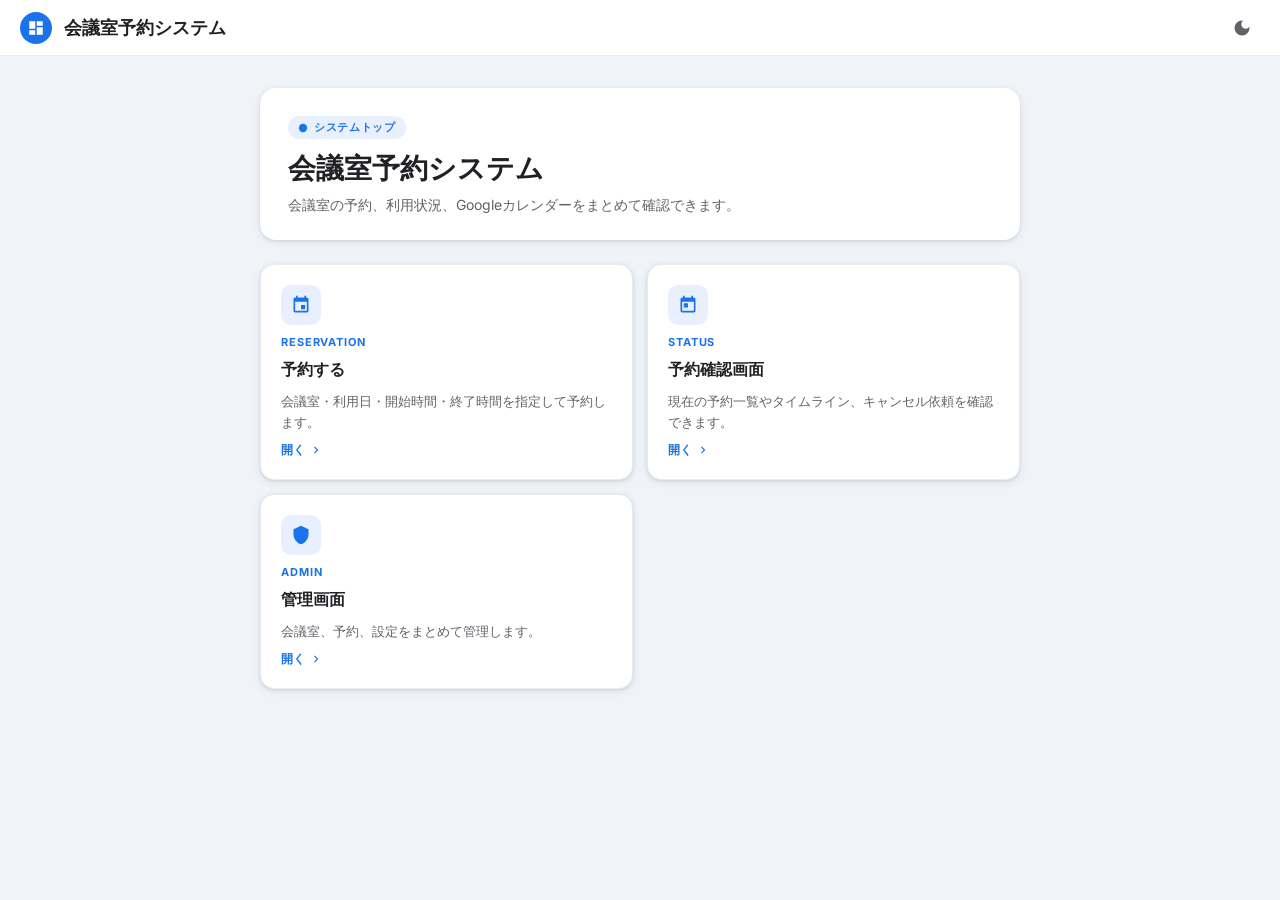
<file: index.html>
<!DOCTYPE html>
<html lang="ja">
<head>
  <meta charset="UTF-8">
  <meta name="viewport" content="width=device-width, initial-scale=1, viewport-fit=cover">
  <title>会議室予約システム</title>
  <link rel="preconnect" href="https://fonts.googleapis.com">
  <link rel="preconnect" href="https://fonts.gstatic.com" crossorigin>
  <link href="https://fonts.googleapis.com/css2?family=Inter:wght@400;500;600;700;800&display=swap" rel="stylesheet">
  <script>(function(){try{var t=localStorage.getItem('theme');if(t==='dark'||(t!=='light'&&window.matchMedia('(prefers-color-scheme:dark)').matches))document.documentElement.classList.add('dark');}catch(e){}})();</script>
  <link href="dark.css?v=20260930-ui" rel="stylesheet">
  <style>
    *, *::before, *::after { box-sizing: border-box; margin: 0; padding: 0; font-family: 'Inter', -apple-system, BlinkMacSystemFont, 'Segoe UI', sans-serif; }

    :root {
      --primary: #1a73e8;
      --primary-hover: #1557b0;
      --primary-light: #e8f0fe;
      --surface: #ffffff;
      --bg: #f0f4f9;
      --on-surface: #202124;
      --muted: #5f6368;
      --border: #e8eaed;
      --shadow-md: 0 1px 3px rgba(60,64,67,.12), 0 2px 8px rgba(60,64,67,.10);
      --shadow-hover: 0 2px 6px rgba(60,64,67,.16), 0 4px 16px rgba(60,64,67,.14);
    }

    body {
      min-height: 100vh;
      background: var(--bg);
      color: var(--on-surface);
      display: flex;
      flex-direction: column;
    }

    /* App bar */
    .app-bar {
      position: sticky;
      top: 0;
      z-index: 10;
      background: var(--surface);
      border-bottom: 1px solid var(--border);
      padding: 0 20px;
      height: 56px;
      display: flex;
      align-items: center;
      gap: 12px;
    }
    .app-bar-icon {
      width: 32px; height: 32px;
      background: var(--primary);
      border-radius: 50%;
      display: flex; align-items: center; justify-content: center;
      flex-shrink: 0;
    }
    .app-bar-title {
      font-size: 18px;
      font-weight: 700;
      color: var(--on-surface);
      white-space: nowrap;
      overflow: hidden;
      text-overflow: ellipsis;
    }

    /* Main content */
    main {
      flex: 1;
      max-width: 800px;
      width: 100%;
      margin: 0 auto;
      padding: 32px 20px 48px;
    }

    /* Hero */
    .hero {
      background: var(--surface);
      border-radius: 16px;
      padding: 28px 28px 24px;
      box-shadow: var(--shadow-md);
      margin-bottom: 24px;
      animation: fadeUp .4s ease both;
    }
    .hero-eyebrow {
      display: inline-flex;
      align-items: center;
      gap: 6px;
      background: var(--primary-light);
      color: var(--primary);
      font-size: 11px;
      font-weight: 700;
      letter-spacing: .06em;
      text-transform: uppercase;
      padding: 4px 10px;
      border-radius: 999px;
      margin-bottom: 12px;
    }
    .hero h1 {
      font-size: clamp(20px, 4vw, 28px);
      font-weight: 800;
      line-height: 1.25;
      color: var(--on-surface);
      margin-bottom: 8px;
    }
    .hero p {
      font-size: 14px;
      color: var(--muted);
      line-height: 1.6;
    }

    /* Navigation cards */
    .nav-grid {
      display: grid;
      grid-template-columns: repeat(2, 1fr);
      gap: 14px;
    }

    .nav-card {
      display: flex;
      flex-direction: column;
      gap: 10px;
      padding: 20px;
      background: var(--surface);
      border-radius: 14px;
      border: 1.5px solid var(--border);
      box-shadow: var(--shadow-md);
      text-decoration: none;
      color: inherit;
      transition: transform .15s ease, box-shadow .15s ease, border-color .15s ease;
      animation: fadeUp .4s ease both;
    }
    .nav-card:hover {
      transform: translateY(-3px);
      box-shadow: var(--shadow-hover);
      border-color: var(--primary);
    }
    .nav-card:nth-child(1) { animation-delay: .05s; }
    .nav-card:nth-child(2) { animation-delay: .10s; }
    .nav-card:nth-child(3) { animation-delay: .15s; }

    .card-icon {
      width: 40px; height: 40px;
      background: var(--primary-light);
      border-radius: 10px;
      display: flex; align-items: center; justify-content: center;
      flex-shrink: 0;
    }
    .card-label {
      font-size: 11px;
      font-weight: 700;
      letter-spacing: .08em;
      text-transform: uppercase;
      color: var(--primary);
    }
    .card-title {
      font-size: 16px;
      font-weight: 700;
      color: var(--on-surface);
    }
    .card-desc {
      font-size: 13px;
      color: var(--muted);
      line-height: 1.55;
    }
    .card-arrow {
      margin-top: auto;
      display: flex;
      align-items: center;
      gap: 4px;
      font-size: 12px;
      font-weight: 600;
      color: var(--primary);
    }

    @keyframes fadeUp {
      from { opacity: 0; transform: translateY(12px); }
      to   { opacity: 1; transform: translateY(0); }
    }

    @media (max-width: 520px) {
      .nav-grid { grid-template-columns: 1fr; }
      .hero { padding: 20px; }
      .nav-card { padding: 16px; }
      main { padding: 20px 14px 40px; }
    }
  </style>
  <link href="responsive.css" rel="stylesheet">
</head>
<body class="page-index">

  <header class="app-bar">
    <div class="app-bar-icon">
      <svg width="18" height="18" viewBox="0 0 24 24" fill="white" xmlns="http://www.w3.org/2000/svg">
        <path d="M3 13h8V3H3v10zm0 8h8v-6H3v6zm10 0h8V11h-8v10zm0-18v6h8V3h-8z"/>
      </svg>
    </div>
    <span class="app-bar-title">会議室予約システム</span>
    <button id="dark-toggle" type="button" class="dark-toggle" onclick="toggleDark()" aria-label="ダークモード切替"></button>
  </header>

  <main>
    <section class="hero">
      <div class="hero-eyebrow">
        <svg width="10" height="10" viewBox="0 0 24 24" fill="currentColor"><circle cx="12" cy="12" r="10"/></svg>
        システムトップ
      </div>
      <h1>会議室予約システム</h1>
      <p>会議室の予約、利用状況、Googleカレンダーをまとめて確認できます。</p>
    </section>

    <nav class="nav-grid">
      <a href="reserve.html" class="nav-card">
        <div class="card-icon">
          <svg width="20" height="20" viewBox="0 0 24 24" fill="#1a73e8"><path d="M17 12h-5v5h5v-5zM16 1v2H8V1H6v2H5c-1.11 0-1.99.9-1.99 2L3 19c0 1.1.89 2 2 2h14c1.1 0 2-.9 2-2V5c0-1.1-.9-2-2-2h-1V1h-2zm3 18H5V8h14v11z"/></svg>
        </div>
        <div class="card-label">Reservation</div>
        <div class="card-title">予約する</div>
        <div class="card-desc">会議室・利用日・開始時間・終了時間を指定して予約します。</div>
        <div class="card-arrow">開く <svg width="14" height="14" viewBox="0 0 24 24" fill="currentColor"><path d="M8.59 16.58L13.17 12 8.59 7.41 10 6l6 6-6 6z"/></svg></div>
      </a>

      <a href="status.html" class="nav-card">
        <div class="card-icon">
          <svg width="20" height="20" viewBox="0 0 24 24" fill="#1a73e8"><path d="M19 3h-1V1h-2v2H8V1H6v2H5c-1.11 0-2 .9-2 2v14c0 1.1.89 2 2 2h14c1.1 0 2-.9 2-2V5c0-1.1-.9-2-2-2zm0 16H5V8h14v11zM7 10h5v5H7z"/></svg>
        </div>
        <div class="card-label">Status</div>
        <div class="card-title">予約確認画面</div>
        <div class="card-desc">現在の予約一覧やタイムライン、キャンセル依頼を確認できます。</div>
        <div class="card-arrow">開く <svg width="14" height="14" viewBox="0 0 24 24" fill="currentColor"><path d="M8.59 16.58L13.17 12 8.59 7.41 10 6l6 6-6 6z"/></svg></div>
      </a>

      <a href="admin.html" class="nav-card">
        <div class="card-icon">
          <svg width="20" height="20" viewBox="0 0 24 24" fill="#1a73e8"><path d="M12 1L3 5v6c0 5.55 3.84 10.74 9 12 5.16-1.26 9-6.45 9-12V5l-9-4z"/></svg>
        </div>
        <div class="card-label">Admin</div>
        <div class="card-title">管理画面</div>
        <div class="card-desc">会議室、予約、設定をまとめて管理します。</div>
        <div class="card-arrow">開く <svg width="14" height="14" viewBox="0 0 24 24" fill="currentColor"><path d="M8.59 16.58L13.17 12 8.59 7.41 10 6l6 6-6 6z"/></svg></div>
      </a>
    </nav>
  </main>

  <script src="dark.js"></script>
</body>
</html>
</file>
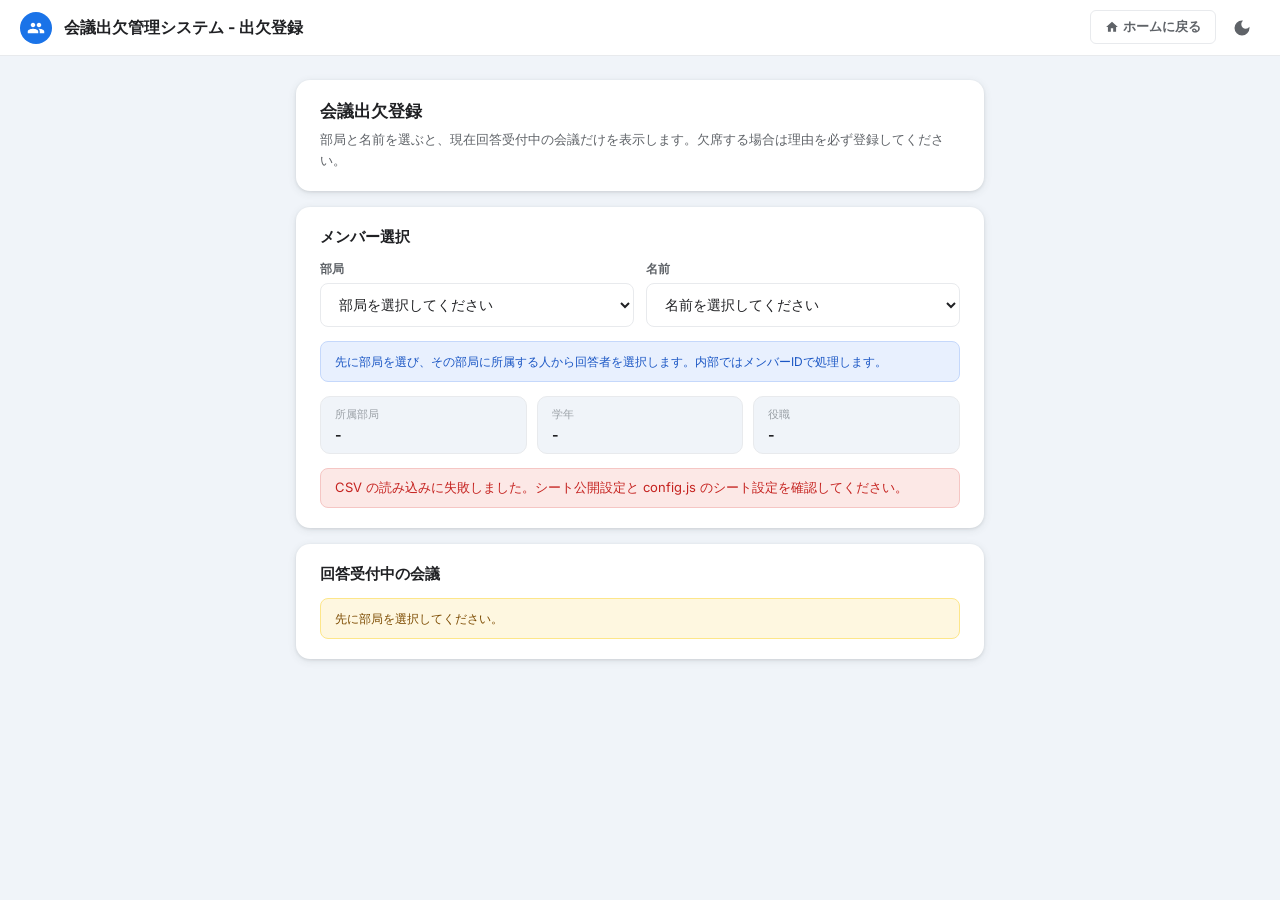
<file: attendance.html>
<!DOCTYPE html>
<html lang="ja">
<head>
  <meta charset="UTF-8">
  <meta name="viewport" content="width=device-width, initial-scale=1, viewport-fit=cover">
  <title>出欠登録</title>
  <link rel="preconnect" href="https://fonts.googleapis.com">
  <link rel="preconnect" href="https://fonts.gstatic.com" crossorigin>
  <link href="https://fonts.googleapis.com/css2?family=Inter:wght@400;500;600;700;800&display=swap" rel="stylesheet">
  <script>(function(){try{var t=localStorage.getItem('theme');if(t==='dark'||(t!=='light'&&window.matchMedia('(prefers-color-scheme:dark)').matches))document.documentElement.classList.add('dark');}catch(e){}})();</script>
  <link href="dark.css?v=20260930-ui" rel="stylesheet">
  <style>
    .hidden { display: none !important; }

    *, *::before, *::after {
      box-sizing: border-box; margin: 0; padding: 0;
      font-family: 'Inter', -apple-system, BlinkMacSystemFont, 'Segoe UI', sans-serif;
      -webkit-tap-highlight-color: transparent;
    }

    :root {
      --primary: #1a73e8;
      --primary-hover: #1557b0;
      --primary-light: #e8f0fe;
      --surface: #ffffff;
      --bg: #f0f4f9;
      --on-surface: #202124;
      --muted: #5f6368;
      --muted-light: #9aa0a6;
      --border: #e8eaed;
      --border-focus: #1a73e8;
      --success: #137333;
      --success-bg: #e6f4ea;
      --success-border: #a8d5b5;
      --error: #c5221f;
      --error-bg: #fce8e6;
      --error-border: #f5c6c4;
      --warn-bg: #fef7e0;
      --warn-border: #fde68a;
      --warn-text: #7c4b00;
      --shadow-sm: 0 1px 2px rgba(60,64,67,.10), 0 1px 3px rgba(60,64,67,.08);
      --shadow-md: 0 1px 3px rgba(60,64,67,.12), 0 2px 8px rgba(60,64,67,.10);
    }

    body { min-height: 100vh; background: var(--bg); color: var(--on-surface); }

    /* App bar */
    .app-bar {
      position: sticky; top: 0; z-index: 20;
      background: var(--surface);
      border-bottom: 1px solid var(--border);
      padding: 0 20px;
      height: 56px;
      display: flex; align-items: center; gap: 12px;
    }
    .app-bar-icon {
      width: 32px; height: 32px; background: var(--primary);
      border-radius: 50%; display: flex; align-items: center; justify-content: center; flex-shrink: 0;
    }
    .app-bar-title { font-size: 16px; font-weight: 700; color: var(--on-surface); flex: 1; min-width: 0; overflow: hidden; text-overflow: ellipsis; white-space: nowrap; }
    .app-bar-actions { display: flex; gap: 8px; flex-shrink: 0; }
    .app-bar-btn {
      height: 34px; padding: 0 14px; border-radius: 6px;
      font-size: 13px; font-weight: 600; cursor: pointer; transition: all .15s;
      text-decoration: none; display: inline-flex; align-items: center; gap: 4px;
      border: 1px solid var(--border); background: var(--surface); color: var(--muted);
    }
    .app-bar-btn:hover { background: #f8f9fa; border-color: var(--primary); color: var(--primary); }

    /* Loading overlay */
    .loading-box {
      background: var(--surface); border-radius: 14px; padding: 28px 36px;
      box-shadow: 0 8px 30px rgba(0,0,0,.15);
      display: flex; flex-direction: column; align-items: center; gap: 14px;
    }
    .loading-spinner {
      width: 40px; height: 40px; border: 4px solid var(--border);
      border-top-color: var(--primary); border-radius: 50%;
      will-change: transform;
    }
    .loading-text { font-size: 14px; font-weight: 500; color: var(--muted); }

    /* Page layout */
    .page { max-width: 720px; margin: 0 auto; padding: 24px 16px 60px; display: flex; flex-direction: column; gap: 16px; }

    /* Cards */
    .card {
      background: var(--surface); border-radius: 14px;
      box-shadow: var(--shadow-md);
      padding: 20px 24px;
      display: flex; flex-direction: column; gap: 14px;
    }
    .card-title { font-size: 15px; font-weight: 700; color: var(--on-surface); }

    /* Form elements */
    .form-label { display: flex; flex-direction: column; gap: 5px; font-size: 12px; font-weight: 600; color: var(--muted); }
    .form-select, .form-input, .form-textarea {
      height: 44px; border: 1.5px solid var(--border); border-radius: 8px;
      background: var(--surface); color: var(--on-surface);
      padding: 0 14px; font-size: 14px; outline: none; width: 100%;
      transition: border-color .15s, box-shadow .15s;
    }
    .form-select:focus, .form-input:focus, .form-textarea:focus {
      border-color: var(--primary); box-shadow: 0 0 0 2px rgba(26,115,232,.18);
    }
    .form-textarea { height: auto; min-height: 80px; padding: 10px 14px; resize: vertical; }
    .form-grid { display: grid; grid-template-columns: 1fr 1fr; gap: 12px; }

    /* Member info chips */
    .info-chips { display: grid; grid-template-columns: repeat(3, 1fr); gap: 10px; }
    .info-chip {
      background: var(--bg); border: 1px solid var(--border); border-radius: 10px;
      padding: 10px 14px;
    }
    .info-chip-label { font-size: 11px; color: var(--muted-light); font-weight: 500; margin-bottom: 4px; }
    .info-chip-value { font-size: 14px; font-weight: 700; color: var(--on-surface); }

    /* Notice box */
    .notice-info {
      background: var(--primary-light); border: 1px solid #c5d8fb;
      border-radius: 8px; padding: 10px 14px; font-size: 12px; color: #1a56c4; line-height: 1.6;
    }
    .notice-warn {
      background: var(--warn-bg); border: 1px solid var(--warn-border);
      border-radius: 8px; padding: 10px 14px; font-size: 12px; color: var(--warn-text); line-height: 1.6;
    }

    /* Meeting card sub-elements */
    .meeting-card-header { display: flex; justify-content: space-between; align-items: flex-start; gap: 12px; flex-wrap: wrap; }
    .meeting-meta-sub { font-size: 11px; color: var(--muted-light); }
    .meeting-form-group { display: flex; flex-direction: column; gap: 10px; }
    .meeting-card-footer { display: flex; align-items: center; gap: 12px; flex-wrap: wrap; }
    .icon-shrink { flex-shrink: 0; }

    /* Meeting card */
    .meeting-card {
      background: var(--surface); border: 1.5px solid var(--border); border-radius: 14px;
      padding: 18px 20px; display: flex; flex-direction: column; gap: 14px;
      transition: box-shadow .15s;
    }
    .meeting-card:hover { box-shadow: var(--shadow-md); }
    .meeting-title { font-size: 15px; font-weight: 700; color: var(--on-surface); }
    .meeting-meta { font-size: 13px; color: var(--muted); display: flex; flex-direction: column; gap: 2px; margin-top: 4px; }
    .meeting-meta-row { display: flex; align-items: center; gap: 6px; }
    .status-badge {
      display: inline-flex; align-items: center; border-radius: 999px;
      padding: 4px 12px; font-size: 11px; font-weight: 700;
    }
    .badge-open { background: var(--success-bg); color: var(--success); border: 1px solid var(--success-border); }
    .badge-closed { background: var(--error-bg); color: var(--error); border: 1px solid var(--error-border); }

    /* Registered notice */
    .registered-box {
      background: var(--success-bg); border: 1px solid var(--success-border);
      border-radius: 8px; padding: 8px 12px; font-size: 12px; color: var(--success); font-weight: 500;
    }
    .unregistered-note { font-size: 12px; color: var(--muted-light); }

    /* Radio cards */
    .radio-grid { display: grid; grid-template-columns: 1fr 1fr; gap: 10px; }
    .radio-card {
      border: 1.5px solid var(--border); border-radius: 10px;
      background: var(--surface); padding: 12px 16px;
      display: flex; align-items: center; gap: 10px;
      cursor: pointer; transition: all .15s;
    }
    .radio-card:has(input:checked) { border-color: var(--primary); background: var(--primary-light); }
    .radio-card input { width: 16px; height: 16px; accent-color: var(--primary); flex-shrink: 0; }
    .radio-card-absent:has(input:checked) { border-color: var(--error); background: var(--error-bg); }
    .radio-card-absent input { accent-color: var(--error); }
    .radio-card span { font-size: 14px; font-weight: 700; color: var(--on-surface); }

    /* Submit button */
    .btn-primary {
      height: 44px; padding: 0 22px;
      background: var(--primary); color: #fff; border: none; border-radius: 8px;
      font-size: 14px; font-weight: 700; cursor: pointer; transition: background .15s;
    }
    .btn-primary:hover:not(:disabled) { background: var(--primary-hover); }
    .btn-primary:disabled { opacity: .5; cursor: not-allowed; }
    .submit-hint { font-size: 12px; color: var(--muted-light); }

    /* Loading */
    .loading-overlay {
      position: fixed; top: 0; left: 0; right: 0; bottom: 0;
      background: rgba(0,0,0,.35); z-index: 50;
      display: none; align-items: center; justify-content: center;
    }
    .loading-overlay.visible { display: flex; }
    @keyframes spin { to { transform: rotate(360deg); } }
    .spin { animation: spin .8s linear infinite; }

    /* Hero section */
    .hero-title { font-size: 17px; font-weight: 700; color: var(--on-surface); margin-bottom: 6px; }
    .hero-desc { font-size: 13px; color: var(--muted); line-height: 1.6; }

    /* Meeting list container */
    .meeting-list { display: flex; flex-direction: column; gap: 12px; }

    /* Message */
    .msg { border-radius: 8px; padding: 10px 14px; font-size: 13px; }
    .msg-success { background: var(--success-bg); border: 1px solid var(--success-border); color: var(--success); }
    .msg-error { background: var(--error-bg); border: 1px solid var(--error-border); color: var(--error); }

    @media (max-width: 520px) {
      .form-grid { grid-template-columns: 1fr; }
      .info-chips { grid-template-columns: repeat(3, 1fr); }
      .radio-grid { grid-template-columns: 1fr 1fr; }
      .card { padding: 16px; }
      .app-bar-title { font-size: 14px; }
    }
  </style>
  <link href="responsive.css" rel="stylesheet">
</head>

<body class="page-attendance">

  <!-- ローディングオーバーレイ -->
  <div id="loading-overlay" class="loading-overlay">
    <div class="loading-box">
      <div class="loading-spinner spin"></div>
      <p id="loading-text" class="loading-text">処理中...</p>
    </div>
  </div>

  <!-- App bar -->
  <header class="app-bar">
    <div class="app-bar-icon">
      <svg width="18" height="18" viewBox="0 0 24 24" fill="white">
        <path d="M16 11c1.66 0 2.99-1.34 2.99-3S17.66 5 16 5c-1.66 0-3 1.34-3 3s1.34 3 3 3zm-8 0c1.66 0 2.99-1.34 2.99-3S9.66 5 8 5C6.34 5 5 6.34 5 8s1.34 3 3 3zm0 2c-2.33 0-7 1.17-7 3.5V19h14v-2.5c0-2.33-4.67-3.5-7-3.5zm8 0c-.29 0-.62.02-.97.05 1.16.84 1.97 1.97 1.97 3.45V19h6v-2.5c0-2.33-4.67-3.5-7-3.5z"/>
      </svg>
    </div>
    <span id="system-name" class="app-bar-title">会議出欠登録</span>
    <div class="app-bar-actions">
      <a href="index.html" class="app-bar-btn">
        <svg width="14" height="14" viewBox="0 0 24 24" fill="currentColor"><path d="M10 20v-6h4v6h5v-8h3L12 3 2 12h3v8z"/></svg>
        ホームに戻る
      </a>
      <button id="dark-toggle" type="button" class="dark-toggle" onclick="toggleDark()" aria-label="ダークモード切替"></button>
    </div>
  </header>

  <main class="page">

    <!-- 説明 -->
    <section class="card">
      <div>
        <div class="hero-title">会議出欠登録</div>
        <p class="hero-desc">部局と名前を選ぶと、現在回答受付中の会議だけを表示します。欠席する場合は理由を必ず登録してください。</p>
      </div>
    </section>

    <!-- メンバー選択 -->
    <section class="card">
      <div class="card-title">メンバー選択</div>
      <div class="form-grid">
        <label class="form-label">
          部局
          <select id="department-select" class="form-select">
            <option value="">部局を選択してください</option>
          </select>
        </label>
        <label class="form-label">
          名前
          <select id="member-select" class="form-select">
            <option value="">名前を選択してください</option>
          </select>
        </label>
      </div>
      <div class="notice-info">先に部局を選び、その部局に所属する人から回答者を選択します。内部ではメンバーIDで処理します。</div>
      <div class="info-chips">
        <div class="info-chip">
          <div class="info-chip-label">所属部局</div>
          <div class="info-chip-value" id="member-department">-</div>
        </div>
        <div class="info-chip">
          <div class="info-chip-label">学年</div>
          <div class="info-chip-value" id="member-grade">-</div>
        </div>
        <div class="info-chip">
          <div class="info-chip-label">役職</div>
          <div class="info-chip-value" id="member-role">-</div>
        </div>
      </div>
      <div id="global-message" class="hidden msg"></div>
    </section>

    <!-- 会議一覧 -->
    <section class="card">
      <div class="card-title">回答受付中の会議</div>
      <div id="meeting-list" class="meeting-list"></div>
    </section>

  </main>

  <script src="config.js"></script>
  <script>
    const CONFIG = window.APP_CONFIG;

    let appSettings = {
      systemName: '会議出欠管理システム',
      otherReasonDetailRequired: true,
      absenceDetailAlwaysRequired: false,
    };
    let members = [];
    let meetings = [];
    let attendanceResponses = [];
    let selectedDepartment = '';
    let selectedMemberId = '';

    // Loading
    function showLoading(text) {
      document.getElementById('loading-text').textContent = text || '処理中...';
      document.getElementById('loading-overlay').classList.add('visible');
    }
    function hideLoading() {
      document.getElementById('loading-overlay').classList.remove('visible');
    }

    // Init
    document.addEventListener('DOMContentLoaded', async () => {
      await Promise.all([loadPublicSettings(), loadCsvData()]);
      renderDepartments();
      renderMembers();
      renderMeetings();
      document.getElementById('department-select').addEventListener('change', onDepartmentChange);
      document.getElementById('member-select').addEventListener('change', onMemberChange);
    });

    async function loadPublicSettings() {
      try {
        const res = await fetch(`${CONFIG.GAS_API_URL}?action=get_public_settings`);
        const data = await res.json();
        if (data.ok) {
          appSettings = {
            systemName: data.systemName || appSettings.systemName,
            otherReasonDetailRequired: !!data.otherReasonDetailRequired,
            absenceDetailAlwaysRequired: !!data.absenceDetailAlwaysRequired,
          };
        }
      } catch (_) {}
      document.title = `${appSettings.systemName} - 出欠登録`;
      document.getElementById('system-name').textContent = `${appSettings.systemName} - 出欠登録`;
    }

    async function loadCsvData() {
      members = await fetchSheetCsv('members', memberMapper);
      meetings = await fetchSheetCsv('meetings', meetingMapper);
      attendanceResponses = await fetchSheetCsv('attendanceResponses', attendanceMapper);
    }

    async function fetchSheetCsv(key, mapper, bustCache = false) {
      const url = CONFIG.buildSheetCsvUrl(key, bustCache);
      if (!url) { showMessage('config.js のシート設定が不足しています。', 'error'); return []; }
      try {
        const text = CONFIG.fetchSheetCsvText ? await CONFIG.fetchSheetCsvText(key, bustCache) : await fetch(url).then((r) => r.text());
        return parseCsv(text, mapper);
      } catch (_) {
        showMessage('CSV の読み込みに失敗しました。シート公開設定と config.js のシート設定を確認してください。', 'error');
        return [];
      }
    }

    function parseCsv(text, mapper) {
      const rows = parseCsvRows(text);
      if (rows.length < 2) return [];
      const headers = rows[0];
      return rows.slice(1).filter((row) => row.some((cell) => String(cell || '').trim() !== '')).map((row) => mapper(rowToObject(headers, row))).filter(Boolean);
    }

    function parseCsvRows(text) {
      const rows = []; let row = [], value = '', inQuotes = false;
      for (let i = 0; i < text.length; i += 1) {
        const char = text[i];
        if (char === '"') { if (inQuotes && text[i + 1] === '"') { value += '"'; i += 1; } else { inQuotes = !inQuotes; } }
        else if (char === ',' && !inQuotes) { row.push(value); value = ''; }
        else if ((char === '\n' || char === '\r') && !inQuotes) { if (char === '\r' && text[i + 1] === '\n') i += 1; row.push(value); rows.push(row); row = []; value = ''; }
        else { value += char; }
      }
      if (value.length || row.length) { row.push(value); rows.push(row); }
      return rows;
    }

    function rowToObject(headers, row) {
      const obj = {};
      headers.forEach((header, index) => { obj[String(header || '').trim()] = String(row[index] || '').trim(); });
      return obj;
    }

    function memberMapper(row) {
      if (!row['メンバーID']) return null;
      return { memberId: row['メンバーID'], name: row['名前'], department: row['部局'], grade: row['学年'], role: row['役職'], displayOrder: Number(row['表示順'] || 0), status: row['有効状態'] };
    }

    function meetingMapper(row) {
      if (!row['会議ID']) return null;
      return { meetingId: row['会議ID'], meetingName: row['会議名'], meetingDate: normalizeDate(row['会議日']), startTime: normalizeTime(row['開始時間']), endTime: normalizeTime(row['終了時間']), recruitStartAt: normalizeDateTime(row['募集開始日時']), recruitEndAt: normalizeDateTime(row['募集終了日時']), answerDeadlineAt: normalizeDateTime(row['回答締切日時']), note: row['備考'], status: row['有効状態'] };
    }

    function attendanceMapper(row) {
      if (!row['回答ID']) return null;
      return { answerId: row['回答ID'], meetingId: row['会議ID'], memberId: row['メンバーID'], attendance: row['出欠'], absenceReason: row['欠席理由'], absenceDetail: row['欠席理由詳細'], answeredAt: row['回答日時'], updatedAt: row['更新日時'] };
    }

    // Render
    function renderDepartments() {
      const select = document.getElementById('department-select');
      const departments = Array.from(new Set(members.filter((m) => m.status === '有効').map((m) => m.department).filter(Boolean))).sort((a, b) => a.localeCompare(b, 'ja'));
      if (selectedDepartment && !departments.includes(selectedDepartment)) selectedDepartment = '';
      select.innerHTML = '<option value="">部局を選択してください</option>' + departments.map((d) => `<option value="${escapeHtml(d)}">${escapeHtml(d)}</option>`).join('');
      select.value = selectedDepartment;
    }

    function renderMembers() {
      const select = document.getElementById('member-select');
      const activeMembers = members.filter((m) => m.status === '有効').filter((m) => !selectedDepartment || m.department === selectedDepartment).sort((a, b) => a.displayOrder - b.displayOrder || a.name.localeCompare(b.name, 'ja'));
      if (!activeMembers.some((m) => m.memberId === selectedMemberId)) selectedMemberId = '';
      select.innerHTML = '<option value="">名前を選択してください</option>' + activeMembers.map((m) => `<option value="${escapeHtml(m.memberId)}">${escapeHtml(m.name)}</option>`).join('');
      select.value = selectedMemberId;
      updateSelectedMemberInfo();
    }

    function onDepartmentChange() {
      selectedDepartment = document.getElementById('department-select').value;
      selectedMemberId = '';
      renderMembers();
      renderMeetings();
    }

    function onMemberChange() {
      selectedMemberId = document.getElementById('member-select').value;
      updateSelectedMemberInfo();
      renderMeetings();
    }

    function updateSelectedMemberInfo() {
      const member = members.find((item) => item.memberId === selectedMemberId);
      document.getElementById('member-department').textContent = member ? member.department || '-' : '-';
      document.getElementById('member-grade').textContent = member ? member.grade || '-' : '-';
      document.getElementById('member-role').textContent = member ? member.role || '-' : '-';
    }

    function renderMeetings() {
      const container = document.getElementById('meeting-list');
      const openMeetings = meetings.filter((m) => m.status === '有効' && isOpenRecruitment(m)).sort((a, b) => `${a.meetingDate}${a.startTime}`.localeCompare(`${b.meetingDate}${b.startTime}`));

      if (!selectedMemberId) {
        container.innerHTML = `<div class="notice-warn">${selectedDepartment ? '回答する人を選択してください。' : '先に部局を選択してください。'}</div>`;
        return;
      }
      if (openMeetings.length === 0) {
        container.innerHTML = `<div class="notice-warn">現在回答受付中の会議はありません。</div>`;
        return;
      }

      container.innerHTML = openMeetings.map((meeting) => {
        const existing = attendanceResponses.find((r) => r.meetingId === meeting.meetingId && r.memberId === selectedMemberId);
        const editable = isBeforeDeadline(meeting.answerDeadlineAt);
        return `
          <article class="meeting-card">
            <div class="meeting-card-header">
              <div>
                <div class="meeting-title">${escapeHtml(meeting.meetingName)}</div>
                <div class="meeting-meta">
                  <span class="meeting-meta-row">
                    <svg width="13" height="13" viewBox="0 0 24 24" fill="currentColor" class="icon-shrink"><path d="M17 12h-5v5h5v-5zM16 1v2H8V1H6v2H5c-1.11 0-1.99.9-1.99 2L3 19c0 1.1.89 2 2 2h14c1.1 0 2-.9 2-2V5c0-1.1-.9-2-2-2h-1V1h-2zm3 18H5V8h14v11z"/></svg>
                    ${formatDateLabel(meeting.meetingDate)} ${escapeHtml(meeting.startTime)}〜${escapeHtml(meeting.endTime)}
                  </span>
                  <span class="meeting-meta-sub">募集終了: ${escapeHtml(formatDateTimeLabel(meeting.recruitEndAt))} / 回答締切: ${escapeHtml(formatDateTimeLabel(meeting.answerDeadlineAt))}</span>
                </div>
              </div>
              <span class="status-badge ${editable ? 'badge-open' : 'badge-closed'}">${editable ? '回答可能' : '締切後'}</span>
            </div>
            ${meeting.note ? `<div class="notice-warn">${escapeHtml(meeting.note)}</div>` : ''}
            ${existing
              ? `<div class="registered-box">登録済み: <strong>${escapeHtml(existing.attendance)}</strong>${existing.updatedAt ? ` &nbsp;|&nbsp; 更新日時: ${escapeHtml(formatDateTimeLabel(existing.updatedAt))}` : ''}</div>`
              : `<div class="unregistered-note">未提出です。集計上は出席扱いですが、欠席する場合は理由を登録してください。</div>`
            }
            <div class="meeting-form-group">
              <div class="radio-grid">
                <label class="radio-card">
                  <input type="radio" name="attendance-${escapeHtml(meeting.meetingId)}" value="出席"
                    ${existing && existing.attendance === '出席' ? 'checked' : ''} ${!existing ? 'checked' : ''} ${!editable ? 'disabled' : ''}>
                  <span>出席</span>
                </label>
                <label class="radio-card radio-card-absent">
                  <input type="radio" name="attendance-${escapeHtml(meeting.meetingId)}" value="欠席"
                    ${existing && existing.attendance === '欠席' ? 'checked' : ''} ${!editable ? 'disabled' : ''}>
                  <span>欠席</span>
                </label>
              </div>
              <label class="form-label">
                欠席理由
                <select id="reason-${escapeHtml(meeting.meetingId)}" ${!editable ? 'disabled' : ''} class="form-select">
                  <option value="">欠席しない場合は未選択のままで構いません</option>
                  ${CONFIG.ABSENCE_REASONS.map((reason) => `<option value="${escapeHtml(reason)}" ${existing && existing.absenceReason === reason ? 'selected' : ''}>${escapeHtml(reason)}</option>`).join('')}
                </select>
              </label>
              <label class="form-label">
                欠席理由の詳細
                <textarea id="detail-${escapeHtml(meeting.meetingId)}" placeholder="必要な場合のみ入力してください。" ${!editable ? 'disabled' : ''} class="form-textarea">${existing ? escapeHtml(existing.absenceDetail) : ''}</textarea>
              </label>
            </div>
            <div class="meeting-card-footer">
              <button type="button" class="btn-primary" ${!editable ? 'disabled' : ''} onclick="submitAttendance('${escapeJs(meeting.meetingId)}')">この会議の回答を保存</button>
              <span class="submit-hint">${editable ? '締切までは上書き更新できます。' : '締切後は管理者による直接修正のみです。'}</span>
            </div>
          </article>
        `;
      }).join('');
    }

    // Submit
    async function submitAttendance(meetingId) {
      const member = members.find((item) => item.memberId === selectedMemberId);
      if (!member) { showMessage('名前を選択してください。', 'error'); return; }
      const attendance = getRadioValue(`attendance-${meetingId}`);
      const absenceReason = document.getElementById(`reason-${meetingId}`).value.trim();
      const absenceDetail = document.getElementById(`detail-${meetingId}`).value.trim();
      if (attendance === '欠席') {
        if (!absenceReason) { showMessage('欠席理由を選択してください。', 'error'); return; }
        if (absenceReason === 'その他' && appSettings.otherReasonDetailRequired && !absenceDetail) { showMessage('その他を選んだ場合は詳細理由を入力してください。', 'error'); return; }
        if (appSettings.absenceDetailAlwaysRequired && !absenceDetail) { showMessage('欠席理由の詳細を入力してください。', 'error'); return; }
      }
      showLoading('回答を保存中...');
      try {
        const res = await fetch(CONFIG.GAS_API_URL, { method: 'POST', headers: { 'Content-Type': 'text/plain' }, body: JSON.stringify({ action: 'submitAttendance', payload: { meetingId, memberId: selectedMemberId, attendance, absenceReason, absenceDetail } }) });
        const data = await res.json();
        if (!data.ok) { showMessage(data.error || '登録に失敗しました。', 'error'); return; }
        upsertAttendanceResponse({ answerId: data.answerId, meetingId: data.meetingId, memberId: data.memberId, name: member.name, department: member.department, grade: member.grade, role: member.role, attendance: data.attendance, absenceReason: data.absenceReason, absenceDetail: data.absenceDetail, answeredAt: data.answeredAt, updatedAt: data.updatedAt, updateCount: data.updateCount });
        renderMeetings();
        showMessage(`${member.name} さんの回答を保存しました。`, 'success');
      } catch (_) { showMessage('通信エラーが発生しました。', 'error'); }
      finally { hideLoading(); }
    }

    function upsertAttendanceResponse(response) {
      const r = response || {};
      const index = attendanceResponses.findIndex((item) => item.meetingId === r.meetingId && item.memberId === r.memberId);
      if (index === -1) { attendanceResponses.push(r); return; }
      attendanceResponses[index] = r;
    }

    // Utils
    function getRadioValue(name) {
      const checked = document.querySelector(`input[name="${name}"]:checked`);
      return checked ? checked.value : '出席';
    }

    function isOpenRecruitment(meeting) {
      const now = new Date();
      const start = new Date(meeting.recruitStartAt);
      const end = new Date(meeting.recruitEndAt);
      return !Number.isNaN(start.getTime()) && !Number.isNaN(end.getTime()) && start <= now && now <= end;
    }

    function isBeforeDeadline(value) {
      const deadline = new Date(value);
      return !Number.isNaN(deadline.getTime()) && new Date() <= deadline;
    }

    function normalizeDate(value) { return String(value || '').replace(/\//g, '-').slice(0, 10); }
    function normalizeTime(value) { const match = String(value || '').trim().match(/^(\d{1,2}):(\d{1,2})/); return match ? `${String(match[1]).padStart(2, '0')}:${String(match[2]).padStart(2, '0')}` : String(value || '').trim(); }
    function normalizeDateTime(value) { return String(value || '').trim().replace(/\//g, '-').replace(' ', 'T'); }

    function formatDateLabel(value) {
      const date = new Date(`${value}T00:00:00`);
      if (Number.isNaN(date.getTime())) return value;
      const days = ['日', '月', '火', '水', '木', '金', '土'];
      return `${date.getMonth() + 1}/${date.getDate()}(${days[date.getDay()]})`;
    }

    function formatDateTimeLabel(value) {
      const date = new Date(value);
      if (Number.isNaN(date.getTime())) return value;
      const days = ['日', '月', '火', '水', '木', '金', '土'];
      return `${date.getFullYear()}/${date.getMonth() + 1}/${date.getDate()}(${days[date.getDay()]}) ${String(date.getHours()).padStart(2, '0')}:${String(date.getMinutes()).padStart(2, '0')}`;
    }

    function showMessage(text, type) {
      const el = document.getElementById('global-message');
      el.className = `msg ${type === 'error' ? 'msg-error' : 'msg-success'}`;
      el.textContent = text;
      el.classList.remove('hidden');
      window.clearTimeout(showMessage.timer);
      showMessage.timer = window.setTimeout(() => el.classList.add('hidden'), 5000);
    }

    function escapeHtml(text) { return String(text || '').replace(/&/g, '&amp;').replace(/</g, '&lt;').replace(/>/g, '&gt;').replace(/"/g, '&quot;'); }
    function escapeJs(text) { return String(text || '').replace(/\\/g, '\\\\').replace(/'/g, "\\'"); }
  </script>
  <script src="dark.js"></script>
</body>
</html>
</file>
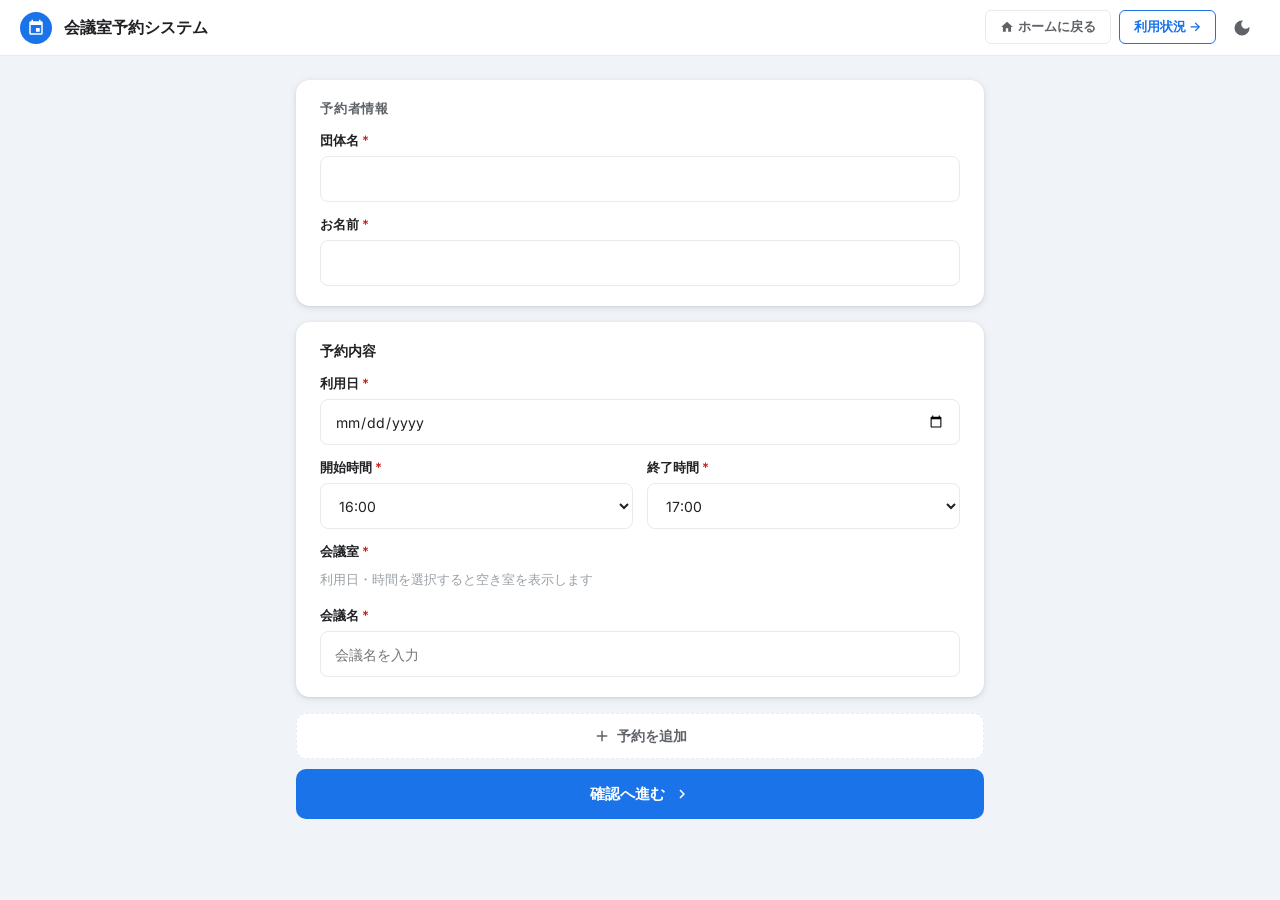
<file: reserve.html>
<!DOCTYPE html>
<html lang="ja">
<head>
  <meta charset="UTF-8">
  <meta name="viewport" content="width=device-width, initial-scale=1, viewport-fit=cover">
  <title>会議室予約</title>
  <link rel="preconnect" href="https://fonts.googleapis.com">
  <link rel="preconnect" href="https://fonts.gstatic.com" crossorigin>
  <link href="https://fonts.googleapis.com/css2?family=Inter:wght@400;500;600;700;800&display=swap" rel="stylesheet">
  <script>(function(){try{var t=localStorage.getItem('theme');if(t==='dark'||(t!=='light'&&window.matchMedia('(prefers-color-scheme:dark)').matches))document.documentElement.classList.add('dark');}catch(e){}})();</script>
  <link href="dark.css?v=20260930-ui" rel="stylesheet">
  <style>
    *, *::before, *::after {
      box-sizing: border-box; margin: 0; padding: 0;
      font-family: 'Inter', -apple-system, BlinkMacSystemFont, 'Segoe UI', sans-serif;
      -webkit-tap-highlight-color: transparent;
    }
    .hidden { display: none !important; }

    :root {
      --primary: #1a73e8;
      --primary-hover: #1557b0;
      --primary-light: #e8f0fe;
      --surface: #ffffff;
      --bg: #f0f4f9;
      --on-surface: #202124;
      --muted: #5f6368;
      --muted-light: #9aa0a6;
      --border: #e8eaed;
      --error: #c5221f;
      --error-bg: #fce8e6;
      --error-border: #f5c6c4;
      --success: #137333;
      --success-bg: #e6f4ea;
      --success-border: #a8d5b5;
      --shadow-md: 0 1px 3px rgba(60,64,67,.12), 0 2px 8px rgba(60,64,67,.10);
    }

    body { min-height: 100vh; background: var(--bg); color: var(--on-surface); }

    /* Loading */
    .loading-overlay {
      position: fixed; top: 0; left: 0; right: 0; bottom: 0;
      background: rgba(0,0,0,.35); z-index: 50;
      display: none; align-items: center; justify-content: center;
    }
    .loading-overlay.visible { display: flex; }
    .loading-box {
      background: var(--surface); border-radius: 14px; padding: 28px 36px;
      box-shadow: 0 8px 30px rgba(0,0,0,.15);
      display: flex; flex-direction: column; align-items: center; gap: 14px;
    }
    .loading-spinner {
      width: 40px; height: 40px; border: 4px solid var(--border);
      border-top-color: var(--primary); border-radius: 50%;
      will-change: transform;
    }
    @keyframes spin { to { transform: rotate(360deg); } }
    .spin { animation: spin .8s linear infinite; }
    .loading-text { font-size: 14px; font-weight: 500; color: var(--muted); }

    /* App bar */
    .app-bar {
      position: sticky; top: 0; z-index: 20;
      background: var(--surface); border-bottom: 1px solid var(--border);
      padding: 0 20px; height: 56px;
      display: flex; align-items: center; gap: 12px;
    }
    .app-bar-icon {
      width: 32px; height: 32px; background: var(--primary);
      border-radius: 50%; display: flex; align-items: center; justify-content: center; flex-shrink: 0;
    }
    .app-bar-title { font-size: 16px; font-weight: 700; color: var(--on-surface); flex: 1; overflow: hidden; text-overflow: ellipsis; white-space: nowrap; }
    .app-bar-actions { display: flex; gap: 8px; flex-shrink: 0; }
    .app-bar-btn {
      height: 34px; padding: 0 14px; border-radius: 6px;
      font-size: 13px; font-weight: 600; cursor: pointer; transition: all .15s;
      text-decoration: none; display: inline-flex; align-items: center; gap: 4px;
      border: 1px solid var(--border); background: var(--surface); color: var(--muted);
    }
    .app-bar-btn:hover { background: #f8f9fa; border-color: var(--primary); color: var(--primary); }
    .app-bar-btn-primary { border-color: var(--primary); color: var(--primary); }
    .app-bar-btn-primary:hover { background: var(--primary-light); }

    /* Page */
    .page { max-width: 720px; margin: 0 auto; padding: 24px 16px 60px; display: flex; flex-direction: column; gap: 16px; }
    .loading-msg { text-align: center; padding: 64px 0; font-size: 14px; color: var(--muted-light); }

    /* Cards */
    .card { background: var(--surface); border-radius: 14px; box-shadow: var(--shadow-md); padding: 20px 24px; display: flex; flex-direction: column; gap: 14px; }
    .card-title { font-size: 13px; font-weight: 700; color: var(--muted); text-transform: uppercase; letter-spacing: .06em; }

    /* Form elements */
    .form-label { display: block; font-size: 13px; font-weight: 600; color: var(--on-surface); margin-bottom: 6px; }
    .req { color: var(--error); }
    .form-input, .form-select {
      width: 100%; height: 46px; border: 1.5px solid var(--border); border-radius: 8px;
      background: var(--surface); color: var(--on-surface); padding: 0 14px;
      font-size: 14px; outline: none; transition: border-color .15s, box-shadow .15s;
    }
    .form-input:focus, .form-select:focus { border-color: var(--primary); box-shadow: 0 0 0 2px rgba(26,115,232,.18); }
    .form-grid { display: grid; grid-template-columns: 1fr 1fr; gap: 14px; }
    .error-msg { display: none; font-size: 12px; color: var(--error); margin-top: 4px; }
    .error-msg.visible { display: block; }

    /* Reserve card (JS-generated) */
    .card-no-bottom { margin-bottom: 0; }
    .reserve-cards-wrap { display: flex; flex-direction: column; gap: 16px; }
    .date-input { cursor: pointer; }
    .reserve-card { background: var(--surface); border-radius: 14px; box-shadow: var(--shadow-md); padding: 20px 24px; display: flex; flex-direction: column; gap: 14px; }
    .reserve-card-header { display: flex; justify-content: space-between; align-items: center; }
    .reserve-card-label { font-size: 14px; font-weight: 700; color: var(--on-surface); }
    .reserve-card-remove { font-size: 12px; color: var(--muted-light); font-weight: 600; background: none; border: none; cursor: pointer; padding: 6px 8px; border-radius: 6px; transition: all .15s; }
    .reserve-card-remove:hover { color: var(--error); background: var(--error-bg); }

    /* Room selection */
    .room-placeholder { font-size: 13px; color: var(--muted-light); padding: 4px 0; }
    .room-grid { display: grid; grid-template-columns: repeat(2, 1fr); gap: 8px; }
    .room-radio {
      display: flex; align-items: center; gap: 10px;
      border: 1.5px solid var(--border); border-radius: 10px;
      background: var(--surface); padding: 12px 14px; cursor: pointer; transition: all .15s;
    }
    .room-radio:has(input:checked) { border-color: var(--primary); background: var(--primary-light); }
    .room-radio input { width: 16px; height: 16px; accent-color: var(--primary); flex-shrink: 0; }
    .room-radio span { font-size: 13px; font-weight: 600; color: var(--on-surface); }
    .room-busy {
      border: 1.5px solid var(--border); border-radius: 10px;
      background: #f8f9fa; padding: 12px 14px; text-align: center;
      opacity: .5; cursor: not-allowed;
    }
    .room-busy-name { font-size: 13px; font-weight: 600; color: var(--muted); }
    .room-busy-tag { font-size: 11px; color: var(--muted-light); margin-top: 2px; }

    /* Action buttons */
    .btn-stack { display: flex; gap: 10px; flex-direction: column; }
    .btn-add {
      width: 100%; height: 46px; border-radius: 10px; border: 1.5px dashed var(--border);
      background: var(--surface); color: var(--muted); font-size: 14px; font-weight: 600;
      cursor: pointer; transition: all .15s; display: flex; align-items: center; justify-content: center; gap: 6px;
    }
    .btn-add:hover { border-color: var(--primary); color: var(--primary); background: var(--primary-light); }
    .btn-confirm {
      width: 100%; height: 50px; border-radius: 10px; border: none;
      background: var(--primary); color: #fff; font-size: 15px; font-weight: 700;
      cursor: pointer; transition: background .15s; display: flex; align-items: center; justify-content: center; gap: 8px;
    }
    .btn-confirm:hover { background: var(--primary-hover); }

    /* Global error */
    .global-error {
      background: var(--error-bg); border: 1px solid var(--error-border);
      border-radius: 8px; padding: 10px 14px; font-size: 13px; color: var(--error);
    }

    /* Done screen */
    .done-card {
      background: var(--success-bg); border: 1.5px solid var(--success-border);
      border-radius: 14px; padding: 24px; display: flex; flex-direction: column; gap: 16px;
    }
    .done-title { font-size: 16px; font-weight: 800; color: var(--success); display: flex; align-items: center; gap: 8px; }
    .done-list { display: flex; flex-direction: column; gap: 0; }
    .done-list-item { padding: 10px 0; border-bottom: 1px solid rgba(19,115,51,.12); font-size: 13px; color: var(--on-surface); }
    .done-list-item:last-child { border-bottom: none; }
    .done-actions { display: flex; gap: 10px; }
    .btn-done-primary { flex: 2; height: 44px; border-radius: 8px; border: 1.5px solid var(--primary); background: var(--surface); color: var(--primary); font-size: 13px; font-weight: 700; cursor: pointer; text-decoration: none; display: flex; align-items: center; justify-content: center; transition: all .15s; }
    .btn-done-primary:hover { background: var(--primary-light); }
    .btn-done-ghost { flex: 1; height: 44px; border-radius: 8px; border: 1px solid var(--border); background: var(--surface); color: var(--muted); font-size: 13px; font-weight: 600; cursor: pointer; transition: all .15s; }
    .btn-done-ghost:hover { background: #f8f9fa; }

    /* Confirm modal */
    .modal-backdrop {
      position: fixed; top: 0; left: 0; right: 0; bottom: 0;
      background: rgba(0,0,0,.45); z-index: 40;
      display: none; align-items: flex-end; justify-content: center;
    }
    .modal-backdrop.visible { display: flex; }
    .modal-sheet {
      background: var(--surface); width: 100%; max-height: 88vh;
      overflow-y: auto; padding: 20px;
      border-radius: 20px 20px 0 0;
      box-shadow: 0 -4px 24px rgba(0,0,0,.15);
      display: flex; flex-direction: column; gap: 16px;
    }
    .modal-title { font-size: 16px; font-weight: 800; color: var(--on-surface); }
    .modal-row { display: flex; gap: 12px; padding: 8px 0; border-bottom: 1px solid var(--border); }
    .modal-row:last-child { border-bottom: none; }
    .modal-row-label { width: 72px; flex-shrink: 0; font-size: 13px; color: var(--muted); }
    .modal-row-value { font-size: 13px; font-weight: 600; color: var(--on-surface); }
    .modal-section-head { font-size: 11px; font-weight: 700; color: var(--muted-light); text-transform: uppercase; letter-spacing: .06em; padding-top: 8px; }
    .modal-actions { display: flex; gap: 10px; padding-top: 4px; }
    .btn-modal-back { flex: 1; height: 46px; border-radius: 8px; border: 1px solid var(--border); background: var(--surface); color: var(--muted); font-size: 14px; font-weight: 600; cursor: pointer; transition: all .15s; }
    .btn-modal-back:hover { background: #f8f9fa; }
    .btn-modal-submit { flex: 2; height: 46px; border-radius: 8px; border: none; background: var(--primary); color: #fff; font-size: 14px; font-weight: 700; cursor: pointer; transition: background .15s; }
    .btn-modal-submit:hover:not(:disabled) { background: var(--primary-hover); }
    .btn-modal-submit:disabled { opacity: .5; cursor: not-allowed; }

    /* Toast */
    .toast-wrap { position: fixed; bottom: 24px; left: 50%; transform: translateX(-50%); z-index: 60; display: flex; flex-direction: column; align-items: center; gap: 8px; pointer-events: none; }
    .toast { padding: 10px 20px; border-radius: 8px; font-size: 13px; font-weight: 600; box-shadow: 0 4px 16px rgba(0,0,0,.2); white-space: nowrap; max-width: 90vw; overflow: hidden; text-overflow: ellipsis; pointer-events: auto; animation: toastIn .2s ease; transition: opacity .3s; will-change: opacity, transform; }
    .toast-warn { background: #202124; color: #fff; }
    .toast-error { background: #d93025; color: #fff; }
    @keyframes toastIn { from { opacity: 0; transform: translateY(6px); } to { opacity: 1; transform: translateY(0); } }

    @media (min-width: 600px) {
      .modal-backdrop { align-items: center; }
      .modal-sheet { max-width: 480px; border-radius: 16px; }
    }
    @media (max-width: 520px) {
      .form-grid { grid-template-columns: 1fr; }
      .room-grid { grid-template-columns: 1fr; }
      .card, .reserve-card { padding: 16px; }
    }
  </style>
  <link href="responsive.css" rel="stylesheet">
</head>
<body class="page-reserve">

  <!-- Loading -->
  <div id="loading-overlay" class="loading-overlay">
    <div class="loading-box">
      <div class="loading-spinner spin"></div>
      <p id="loading-text" class="loading-text">処理中...</p>
    </div>
  </div>

  <!-- App bar -->
  <header class="app-bar">
    <div class="app-bar-icon">
      <svg width="18" height="18" viewBox="0 0 24 24" fill="white">
        <path d="M17 12h-5v5h5v-5zM16 1v2H8V1H6v2H5c-1.11 0-1.99.9-1.99 2L3 19c0 1.1.89 2 2 2h14c1.1 0 2-.9 2-2V5c0-1.1-.9-2-2-2h-1V1h-2zm3 18H5V8h14v11z"/>
      </svg>
    </div>
    <h1 id="system-name" class="app-bar-title">会議室予約</h1>
    <div class="app-bar-actions">
      <a href="index.html" class="app-bar-btn">
        <svg width="14" height="14" viewBox="0 0 24 24" fill="currentColor"><path d="M10 20v-6h4v6h5v-8h3L12 3 2 12h3v8z"/></svg>
        ホームに戻る
      </a>
      <a href="status.html" class="app-bar-btn app-bar-btn-primary">利用状況 →</a>
      <button id="dark-toggle" type="button" class="dark-toggle" onclick="toggleDark()" aria-label="ダークモード切替"></button>
    </div>
  </header>

  <div class="page">
    <p id="loading-msg" class="loading-msg">読み込み中...</p>

    <!-- 予約フォーム -->
    <div id="screen-reserve" class="hidden">

      <!-- 予約者情報 -->
      <div class="card card-no-bottom">
        <div class="card-title">予約者情報</div>
        <div id="field-org-wrap">
          <label class="form-label"><span id="label-org-text">団体名</span> <span class="req">*</span></label>
          <input type="text" id="input-org" autocomplete="organization" class="form-input">
          <p class="error-msg" id="err-org"></p>
        </div>
        <div id="field-name-wrap">
          <label class="form-label"><span id="label-name-text">お名前</span> <span class="req">*</span></label>
          <input type="text" id="input-name" autocomplete="name" class="form-input">
          <p class="error-msg" id="err-name"></p>
        </div>
      </div>

      <!-- Global error -->
      <div id="global-error" class="hidden global-error"></div>

      <!-- 予約カード (JS) -->
      <div id="reserve-cards" class="reserve-cards-wrap"></div>

      <!-- アクションボタン -->
      <div class="btn-stack">
        <button type="button" onclick="addReserveCard()" class="btn-add">
          <svg width="18" height="18" viewBox="0 0 24 24" fill="currentColor"><path d="M19 13h-6v6h-2v-6H5v-2h6V5h2v6h6v2z"/></svg>
          予約を追加
        </button>
        <button type="button" onclick="goToConfirm()" class="btn-confirm">
          確認へ進む
          <svg width="18" height="18" viewBox="0 0 24 24" fill="currentColor"><path d="M8.59 16.58L13.17 12 8.59 7.41 10 6l6 6-6 6z"/></svg>
        </button>
      </div>
    </div>

    <!-- 完了画面 -->
    <div id="screen-done" class="hidden">
      <div class="done-card">
        <div class="done-title">
          <svg width="20" height="20" viewBox="0 0 24 24" fill="currentColor"><path d="M12 2C6.48 2 2 6.48 2 12s4.48 10 10 10 10-4.48 10-10S17.52 2 12 2zm-2 15l-5-5 1.41-1.41L10 14.17l7.59-7.59L19 8l-9 9z"/></svg>
          予約が完了しました
        </div>
        <div id="done-list" class="done-list"></div>
        <div class="done-actions">
          <a href="status.html" class="btn-done-primary">利用状況を確認</a>
          <button type="button" onclick="resetReserveForm()" class="btn-done-ghost">続けて予約</button>
        </div>
      </div>
    </div>
  </div>

  <!-- Toast -->
  <div id="toast-wrap" class="toast-wrap"></div>

  <!-- 確認モーダル -->
  <div id="confirm-modal" class="modal-backdrop">
    <div class="modal-sheet">
      <div class="modal-title">予約内容の確認</div>
      <div id="confirm-content"></div>
      <div class="modal-actions">
        <button type="button" onclick="closeConfirm()" class="btn-modal-back">戻る</button>
        <button type="button" id="btn-submit" onclick="submitReservations()" class="btn-modal-submit">予約確定</button>
      </div>
    </div>
  </div>

  <script src="config.js"></script>
  <script>
    const CONFIG = window.APP_CONFIG;
    let appConfig = null;
    let allReservations = [];
    let reserveCards = [];
    let cardIdCounter = 0;
    let reservationsLoaded = false;
    const PENDING_RESERVATION_STORAGE_KEY = 'meeting-reservation-pending-v2';
    const RESERVATION_REQUEST_TIMEOUT_MS = 15000;
    const RESERVATION_RESULT_WAIT_MS = 90000;

    // Loading
    function showLoading(text) {
      document.getElementById('loading-text').textContent = text || '処理中...';
      document.getElementById('loading-overlay').classList.add('visible');
    }
    function hideLoading() {
      document.getElementById('loading-overlay').classList.remove('visible');
    }

    function openNativePicker(id) {
      const input = document.getElementById(id);
      if (!input) return;
      try { input.focus({ preventScroll: true }); } catch (_) { input.focus(); }
      if (typeof input.showPicker === 'function') {
        try { input.showPicker(); } catch (_) {}
      }
    }

    // Init
    document.addEventListener('DOMContentLoaded', async () => {
      applyConfig(defaultConfig());
      document.getElementById('loading-msg').classList.add('hidden');
      document.getElementById('screen-reserve').classList.remove('hidden');
      Promise.allSettled([loadConfig(), loadReservations()]).then(async () => {
        refreshAvailableRooms();
        await resumePendingReservation();
      });
    });

    function todayStr() { return new Date().toISOString().slice(0, 10); }

    function defaultStartTime() {
      const s = appConfig ? appConfig.settings : defaultConfig().settings;
      const now = new Date();
      const [bh, bm] = (s.businessStartTime || '09:00').split(':').map(Number);
      let h = now.getHours(), m = Math.ceil(now.getMinutes() / 5) * 5;
      if (m >= 60) { h++; m = 0; }
      if (h * 60 + m < bh * 60 + bm) { h = bh; m = bm; }
      return minToTime(h * 60 + m);
    }

    async function loadConfig() {
      try {
        const separator = CONFIG.GAS_API_URL.includes('?') ? '&' : '?';
        const res = await fetch(`${CONFIG.GAS_API_URL}${separator}action=get_config&_=${Date.now()}`, { cache: 'no-store' });
        const data = await res.json();
        if (data.ok) { appConfig = data; applyConfig(data); }
      } catch (e) {
        console.warn('設定取得失敗、デフォルト使用', e);
        appConfig = defaultConfig();
      }
    }

    function defaultConfig() {
      return {
        ok: true, today: todayStr(),
        settings: {
          systemName: '会議室予約システム',
          businessStartTime: '09:00', businessEndTime: '22:00',
          timeSlotMinutes: 5, maxReservationsPerSubmit: 10,
          labels: { organizationName: '団体名', userName: 'お名前', meetingName: '会議名', room: '会議室' },
          fieldConfig: { organizationName: true, userName: true },
        },
        rooms: [],
      };
    }

    function applyConfig(data) {
      const s = data.settings;
      document.getElementById('system-name').textContent = s.systemName;
      document.title = s.systemName + ' - 予約';
      document.getElementById('label-org-text').textContent = s.labels.organizationName;
      document.getElementById('label-name-text').textContent = s.labels.userName;
      if (!s.fieldConfig.organizationName) document.getElementById('field-org-wrap').classList.add('hidden');
      if (!s.fieldConfig.userName) document.getElementById('field-name-wrap').classList.add('hidden');
      if (reserveCards.length === 0) addReserveCard();
      else renderReserveCards();
      refreshAvailableRooms();
    }

    // CSV
    async function loadReservations(bustCache = false) {
      try {
        const text = CONFIG.fetchSheetCsvText
          ? await CONFIG.fetchSheetCsvText('reservations', bustCache)
          : await fetch(CONFIG.buildSheetCsvUrl('reservations', bustCache)).then(r => r.text());
        allReservations = parseCSV(text).filter(r =>
          r.reservation_id && (r.status === '有効' || r.status === 'キャンセル依頼')
        );
        reservationsLoaded = true;
        refreshAvailableRooms();
      } catch (e) {
        allReservations = [];
        reservationsLoaded = true;
        refreshAvailableRooms();
      }
    }

    const CSV_KEY_MAP = {
      '予約ID': 'reservation_id', '団体名': 'organization_name', '会議名': 'meeting_name',
      'お名前': 'user_name', '会議室ID': 'room_id', '会議室名': 'room_name',
      '利用日': 'usage_date', '開始時間': 'start_time', '終了時間': 'end_time', 'ステータス': 'status',
    };

    function parseCSV(text) {
      const lines = text.trim().split('\n');
      if (lines.length < 2) return [];
      const headers = parseCSVRow(lines[0]);
      const colMap = headers.map((h, i) => CSV_KEY_MAP[h] ? { i, key: CSV_KEY_MAP[h] } : null).filter(Boolean);
      return lines.slice(1).filter(l => l.trim()).map(line => {
        const vals = parseCSVRow(line);
        const obj = {};
        colMap.forEach(({ i, key }) => obj[key] = (vals[i] || '').trim());
        return obj.reservation_id ? obj : null;
      }).filter(Boolean);
    }

    function parseCSVRow(line) {
      const result = [];
      let cur = '', inQ = false;
      for (let i = 0; i < line.length; i++) {
        const c = line[i];
        if (c === '"') {
          if (inQ && line[i + 1] === '"') { cur += '"'; i++; }
          else inQ = !inQ;
        } else if (c === ',' && !inQ) { result.push(cur); cur = ''; }
        else cur += c;
      }
      result.push(cur);
      return result;
    }

    // Reserve cards
    // Build HTML for a single card (uses cached time options)
    function buildOneCardHTML(id, s) {
      const idx = reserveCards.indexOf(id);
      const isMulti = reserveCards.length > 1;
      const startDef = defaultStartTime();
      const endDef = minToTime(Math.min(toMin(startDef) + 60, toMin(s.businessEndTime || '22:00')));
      const startOpts = generateTimeOptions(toMin(s.businessStartTime || '09:00'), toMin(s.businessEndTime || '22:00') - 5, startDef);
      const endOpts = generateTimeOptions(toMin(startDef) + 5, toMin(s.businessEndTime || '22:00'), endDef);
      return `<div id="card-${id}" class="reserve-card">
          <div class="reserve-card-header">
            <span class="reserve-card-label">${isMulti ? `${idx + 1}件目` : '予約内容'}</span>
            ${isMulti ? `<button type="button" onclick="removeReserveCard(${id})" class="reserve-card-remove">削除</button>` : ''}
          </div>
          <div>
            <label class="form-label">利用日 <span class="req">*</span></label>
            <input type="date" id="card-date-${id}" oninput="searchAvailable(${id})" onchange="searchAvailable(${id})" onblur="searchAvailable(${id})" autocomplete="off" inputmode="numeric" class="form-input date-input">
            <p class="error-msg" id="card-err-date-${id}"></p>
          </div>
          <div class="form-grid">
            <div>
              <label class="form-label">開始時間 <span class="req">*</span></label>
              <select id="card-start-${id}" onchange="updateEndTimeOptions(${id}); searchAvailable(${id})" class="form-select">${startOpts}</select>
              <p class="error-msg" id="card-err-start-${id}"></p>
            </div>
            <div>
              <label class="form-label">終了時間 <span class="req">*</span></label>
              <select id="card-end-${id}" onchange="searchAvailable(${id})" class="form-select">${endOpts}</select>
              <p class="error-msg" id="card-err-end-${id}"></p>
            </div>
          </div>
          <div>
            <label class="form-label">${esc(s.labels.room)} <span class="req">*</span></label>
            <div id="card-rooms-${id}" class="room-placeholder">利用日を選択すると空き室を表示します</div>
            <p class="error-msg" id="card-err-room-${id}"></p>
          </div>
          <div>
            <label class="form-label">${esc(s.labels.meetingName)} <span class="req">*</span></label>
            <input type="text" id="card-meeting-${id}" placeholder="${esc(s.labels.meetingName)}を入力" class="form-input">
            <p class="error-msg" id="card-err-meeting-${id}"></p>
          </div>
        </div>`;
    }

    // Update labels/remove-buttons without touching form values
    function updateCardLabels(s) {
      const isMulti = reserveCards.length > 1;
      reserveCards.forEach((id, idx) => {
        const card = document.getElementById('card-' + id);
        if (!card) return;
        const labelEl = card.querySelector('.reserve-card-label');
        if (labelEl) labelEl.textContent = isMulti ? `${idx + 1}件目` : '予約内容';
        const rmBtn = card.querySelector('.reserve-card-remove');
        if (isMulti && !rmBtn) {
          card.querySelector('.reserve-card-header').insertAdjacentHTML('beforeend',
            `<button type="button" onclick="removeReserveCard(${id})" class="reserve-card-remove">削除</button>`);
        } else if (!isMulti && rmBtn) {
          rmBtn.remove();
        }
      });
    }

    // Save/restore form state across full re-renders (e.g. on config load)
    function saveCardData() {
      return reserveCards.map(id => ({
        id,
        date:    document.getElementById(`card-date-${id}`)?.value ?? '',
        start:   document.getElementById(`card-start-${id}`)?.value ?? '',
        end:     document.getElementById(`card-end-${id}`)?.value ?? '',
        roomId:  document.querySelector(`input[name="room-${id}"]:checked`)?.value ?? '',
        meeting: document.getElementById(`card-meeting-${id}`)?.value ?? '',
      }));
    }
    function restoreCardData(saved) {
      saved.forEach(({ id, date, start, end, roomId, meeting }) => {
        if (date)    { const el = document.getElementById(`card-date-${id}`);    if (el) el.value = date; }
        if (start)   { const el = document.getElementById(`card-start-${id}`);   if (el) el.value = start; }
        if (start) updateEndTimeOptions(id);
        if (end)     { const el = document.getElementById(`card-end-${id}`);     if (el) el.value = end; }
        if (meeting) { const el = document.getElementById(`card-meeting-${id}`); if (el) el.value = meeting; }
        searchAvailable(id, roomId);
      });
    }

    // Incremental add — only appends new card, preserves existing cards' data
    function addReserveCard() {
      const s = appConfig ? appConfig.settings : defaultConfig().settings;
      if (reserveCards.length >= s.maxReservationsPerSubmit) {
        showToast(`一度に${s.maxReservationsPerSubmit}件までです。`);
        return;
      }
      const id = ++cardIdCounter;
      reserveCards.push(id);
      document.getElementById('reserve-cards').insertAdjacentHTML('beforeend', buildOneCardHTML(id, s));
      if (reserveCards.length === 2) updateCardLabels(s); // first card needs remove-btn + "1件目" label
    }

    // Incremental remove — only removes target card, preserves others' data
    function removeReserveCard(id) {
      reserveCards = reserveCards.filter(c => c !== id);
      if (!reserveCards.length) { addReserveCard(); return; }
      document.getElementById('card-' + id)?.remove();
      const s = appConfig ? appConfig.settings : defaultConfig().settings;
      updateCardLabels(s);
    }

    // Full rebuild with save/restore (called only from applyConfig)
    function renderReserveCards() {
      const s = appConfig ? appConfig.settings : defaultConfig().settings;
      const saved = saveCardData();
      document.getElementById('reserve-cards').innerHTML = reserveCards.map(id => buildOneCardHTML(id, s)).join('');
      restoreCardData(saved);
    }

    function searchAvailable(id, preferredRoomId = '') {
      const dateEl = document.getElementById(`card-date-${id}`);
      const startEl = document.getElementById(`card-start-${id}`);
      const endEl = document.getElementById(`card-end-${id}`);
      const container = document.getElementById(`card-rooms-${id}`);
      if (!dateEl || !startEl || !endEl || !container) return;

      const date = dateEl.value;
      const start = startEl.value;
      const end = endEl.value;
      const selectedRoomId = preferredRoomId || document.querySelector(`input[name="room-${id}"]:checked`)?.value || '';

      if (!date || !start || !end || toMin(start) >= toMin(end)) {
        container.className = 'room-placeholder';
        container.innerHTML = '利用日・時間を選択すると空き室を表示します';
        return;
      }
      if (!reservationsLoaded) {
        container.className = 'room-placeholder';
        container.innerHTML = '予約情報を読み込み中...';
        return;
      }

      const rooms = appConfig ? appConfig.rooms : [];
      if (!rooms.length) {
        container.className = 'room-placeholder';
        container.innerHTML = '会議室情報がありません';
        return;
      }

      const roomMap = createRoomMap(rooms);
      const busyIds = new Set();
      allReservations
        .filter(r =>
          r.usage_date === date && isBlockingReservationStatus(r.status) &&
          timeOverlap(r.start_time, r.end_time, start, end)
        )
        .forEach((reservation) => {
          getEffectiveRoomIds(reservation.room_id, roomMap).forEach((roomId) => busyIds.add(roomId));
        });

      container.className = 'room-grid';
      container.innerHTML = rooms.map(r => {
        const busy = getEffectiveRoomIds(r.room_id, roomMap).some((roomId) => busyIds.has(roomId));
        if (busy) {
          return `<div class="room-busy">
            <div class="room-busy-name">${esc(r.room_name)}</div>
            <div class="room-busy-tag">予約済</div>
          </div>`;
        }
        return `<label class="room-radio">
          <input type="radio" name="room-${id}" value="${esc(r.room_id)}" class="room-radio-input"${selectedRoomId === r.room_id ? ' checked' : ''}>
          <span>${esc(r.room_name)}</span>
        </label>`;
      }).join('');
    }

    function refreshAvailableRooms() {
      reserveCards.forEach((id) => searchAvailable(id));
    }

    // Confirm & Submit
    function goToConfirm() {
      clearErrors();
      const { ok, common, reservations, errors } = collectFormData();
      if (!ok) { showErrors(errors); return; }

      const s = (appConfig || defaultConfig()).settings;
      let html = '';
      if (s.fieldConfig.organizationName) html += `<div class="modal-row"><span class="modal-row-label">${esc(s.labels.organizationName)}</span><span class="modal-row-value">${esc(common.organization_name)}</span></div>`;
      if (s.fieldConfig.userName) html += `<div class="modal-row"><span class="modal-row-label">${esc(s.labels.userName)}</span><span class="modal-row-value">${esc(common.user_name)}</span></div>`;

      reservations.forEach((r, i) => {
        html += `<div class="modal-section-head">${reservations.length > 1 ? `${i + 1}件目` : '予約内容'}</div>`;
        html += `<div class="modal-row"><span class="modal-row-label">${esc(s.labels.meetingName)}</span><span class="modal-row-value">${esc(r.meeting_name)}</span></div>`;
        html += `<div class="modal-row"><span class="modal-row-label">日時</span><span class="modal-row-value">${fmtDate(r.usage_date)} ${esc(r.start_time)}〜${esc(r.end_time)}</span></div>`;
        html += `<div class="modal-row"><span class="modal-row-label">${esc(s.labels.room)}</span><span class="modal-row-value">${esc(r.room_name)}</span></div>`;
      });

      document.getElementById('confirm-content').innerHTML = html;
      document.getElementById('confirm-modal').classList.add('visible');
    }

    function closeConfirm() {
      document.getElementById('confirm-modal').classList.remove('visible');
    }

    async function submitReservations() {
      const btn = document.getElementById('btn-submit');
      if (btn.disabled) return;
      btn.disabled = true;
      showLoading('予約を送信中...');
      const { common, reservations } = collectFormData();
      const dupErrors = checkDuplicates(reservations);
      if (dupErrors.length > 0) {
        closeConfirm();
        btn.disabled = false;
        hideLoading();
        showErrors(dupErrors);
        return;
      }
      const payload = { common, reservations };
      const useReservationV2 = Number(appConfig && appConfig.reservationApiVersion) >= 2;
      const pending = useReservationV2
        ? getOrCreatePendingReservation(payload)
        : { requestId: '', payload, createdAt: Date.now() };
      try {
        const data = useReservationV2
          ? await submitReservationV2AndWait(pending)
          : await postReservationRequest(pending, false);
        handleReservationSubmissionResult(data, pending, useReservationV2);
      } catch (e) {
        closeConfirm();
        const message = useReservationV2
          ? '予約結果を確認できませんでした。同じ内容で「予約確定」を押すと、同じリクエストIDで安全に再確認します。'
          : '通信エラーで予約結果を確認できませんでした。二重予約を避けるため、利用状況を確認してから操作してください。';
        showGlobalError(message);
      } finally {
        btn.disabled = false;
        hideLoading();
      }
    }

    /** v2 の同一リクエストIDを保ったまま、確定状態になるまで再確認します。 */
    async function submitReservationV2AndWait(pending) {
      const deadline = Date.now() + RESERVATION_RESULT_WAIT_MS;
      let lastResult = { ok: false, state: 'unknown', error: '予約結果を確認できませんでした。' };
      let attempt = 0;
      while (Date.now() < deadline) {
        attempt += 1;
        showLoading(attempt === 1 ? '予約を登録中...' : '予約結果を再確認中...');
        try {
          lastResult = await postReservationRequest(pending, true);
          if (isReservationTerminalState(lastResult)) return lastResult;
        } catch (error) {
          lastResult = { ok: false, state: 'network_error', error: error.message };
        }

        showLoading('スプレッドシートへの登録結果を確認中...');
        const checked = await pollReservationStatus(pending.requestId, deadline, 6);
        if (checked && isReservationTerminalState(checked)) return checked;
        if (checked && checked.state !== 'not_found') lastResult = checked;
        const retryAfter = Math.max(500, Number(lastResult.retry_after_ms || 800));
        await wait(Math.min(retryAfter * Math.min(attempt, 3), 3000));
      }

      const finalCheck = await getReservationStatus(pending.requestId).catch(() => null);
      if (finalCheck && isReservationTerminalState(finalCheck)) return finalCheck;
      return {
        ok: false,
        state: 'unknown',
        request_id: pending.requestId,
        error: '90秒以内に予約結果を確認できませんでした。',
      };
    }

    /** 予約登録 API を呼びます。v2 では離脱時にも送信を継続しやすい keepalive を使います。 */
    async function postReservationRequest(pending, useReservationV2) {
      const payload = Object.assign({}, pending.payload);
      if (useReservationV2) payload.request_id = pending.requestId;
      return fetchJsonWithTimeout(CONFIG.GAS_API_URL, {
        method: 'POST',
        headers: { 'Content-Type': 'text/plain' },
        body: JSON.stringify({ action: 'insert_reservations', payload }),
        keepalive: useReservationV2,
      }, useReservationV2 ? RESERVATION_REQUEST_TIMEOUT_MS : 0);
    }

    /** request_id の状態を GAS へ問い合わせます。 */
    function getReservationStatus(requestId) {
      const url = new URL(CONFIG.GAS_API_URL);
      url.searchParams.set('action', 'get_reservation_status');
      url.searchParams.set('request_id', requestId);
      url.searchParams.set('_', String(Date.now()));
      return fetchJsonWithTimeout(url.toString(), { cache: 'no-store' }, 8000);
    }

    async function pollReservationStatus(requestId, deadline, maxChecks) {
      let lastResult = null;
      for (let check = 0; check < maxChecks && Date.now() < deadline; check += 1) {
        try {
          lastResult = await getReservationStatus(requestId);
          if (isReservationTerminalState(lastResult)) return lastResult;
        } catch (_) {
        }
        await wait(600 + check * 250);
      }
      return lastResult;
    }

    function isReservationTerminalState(result) {
      if (!result) return false;
      return ['active', 'failed', 'conflict', 'invalid', 'cancelled', 'mode_changed'].includes(result.state);
    }

    function handleReservationSubmissionResult(data, pending, useReservationV2) {
      const isLegacySuccess = !useReservationV2 && data && data.ok === true;
      const isActive = data && data.ok === true && data.state === 'active';
      if (isActive || isLegacySuccess) {
        if (useReservationV2) clearPendingReservation();
        const registered = Array.isArray(data.reservations) && data.reservations.length
          ? data.reservations
          : pending.payload.reservations;
        mergeReservations(registered);
        closeConfirm();
        showDone(registered);
        return;
      }
      if (useReservationV2 && data && ['failed', 'conflict', 'invalid', 'cancelled', 'mode_changed'].includes(data.state)) {
        clearPendingReservation();
      }
      closeConfirm();
      const message = data && data.state === 'unknown'
        ? `${data.error || '予約結果を確認できませんでした。'} 同じ内容で再度「予約確定」を押すと安全に再確認します。`
        : ((data && data.error) || '予約登録に失敗しました。');
      showGlobalError(message);
    }

    /** 通信タイムアウト後も GAS 側処理は同じ request_id で照合できるようにします。 */
    async function fetchJsonWithTimeout(url, options, timeoutMs) {
      const controller = timeoutMs > 0 && typeof AbortController !== 'undefined' ? new AbortController() : null;
      const timer = controller ? window.setTimeout(() => controller.abort(), timeoutMs) : null;
      try {
        const response = await fetch(url, Object.assign({}, options, controller ? { signal: controller.signal } : {}));
        if (!response.ok) throw new Error(`HTTP ${response.status}`);
        return await response.json();
      } finally {
        if (timer) window.clearTimeout(timer);
      }
    }

    function getOrCreatePendingReservation(payload) {
      const existing = loadPendingReservation();
      if (existing && JSON.stringify(existing.payload) === JSON.stringify(payload)) return existing;
      const pending = { requestId: createRequestId(), payload, createdAt: Date.now() };
      try { sessionStorage.setItem(PENDING_RESERVATION_STORAGE_KEY, JSON.stringify(pending)); } catch (_) {}
      return pending;
    }

    function loadPendingReservation() {
      try {
        const pending = JSON.parse(sessionStorage.getItem(PENDING_RESERVATION_STORAGE_KEY) || 'null');
        if (!pending || !pending.requestId || !pending.payload) return null;
        if (Date.now() - Number(pending.createdAt || 0) > 24 * 60 * 60 * 1000) {
          clearPendingReservation();
          return null;
        }
        return pending;
      } catch (_) {
        return null;
      }
    }

    function clearPendingReservation() {
      try { sessionStorage.removeItem(PENDING_RESERVATION_STORAGE_KEY); } catch (_) {}
    }

    function createRequestId() {
      if (window.crypto && typeof window.crypto.randomUUID === 'function') return window.crypto.randomUUID();
      return `request-${Date.now()}-${Math.random().toString(16).slice(2)}`;
    }

    async function resumePendingReservation() {
      const pending = loadPendingReservation();
      if (!pending || Number(appConfig && appConfig.reservationApiVersion) < 2) return;
      const btn = document.getElementById('btn-submit');
      btn.disabled = true;
      showLoading('前回の予約結果を確認中...');
      try {
        const data = await submitReservationV2AndWait(pending);
        handleReservationSubmissionResult(data, pending, true);
      } catch (_) {
        showGlobalError('前回の予約結果を確認できませんでした。利用状況を確認してから再度お試しください。');
      } finally {
        btn.disabled = false;
        hideLoading();
      }
    }

    function wait(milliseconds) {
      return new Promise((resolve) => window.setTimeout(resolve, milliseconds));
    }

    function showGlobalError(msg) {
      const el = document.getElementById('global-error');
      el.textContent = msg;
      el.classList.remove('hidden');
    }

    function showDone(reservations) {
      document.getElementById('screen-reserve').classList.add('hidden');
      document.getElementById('screen-done').classList.remove('hidden');
      document.getElementById('done-list').innerHTML = (reservations || []).map(r =>
        `<div class="done-list-item">${esc(r.meeting_name)} — ${fmtDate(r.usage_date)} ${esc(r.start_time)}〜${esc(r.end_time)} / ${esc(r.room_name)}</div>`
      ).join('');
    }

    function mergeReservations(reservations) {
      const incoming = Array.isArray(reservations) ? reservations : [];
      if (!incoming.length) return;
      const existingIds = new Set(allReservations.map((item) => item.reservation_id));
      incoming.forEach((item) => {
        if (!existingIds.has(item.reservation_id)) {
          allReservations.push({ reservation_id: item.reservation_id, organization_name: '', meeting_name: item.meeting_name, user_name: '', room_id: item.room_id, room_name: item.room_name, usage_date: item.usage_date, start_time: item.start_time, end_time: item.end_time, status: '有効' });
        }
      });
      reservationsLoaded = true;
    }

    function resetReserveForm() {
      document.getElementById('screen-done').classList.add('hidden');
      document.getElementById('screen-reserve').classList.remove('hidden');
      clearErrors();
      document.getElementById('input-org').value = '';
      document.getElementById('input-name').value = '';
      document.getElementById('reserve-cards').innerHTML = '';
      document.getElementById('done-list').innerHTML = '';
      reserveCards = [];
      cardIdCounter = 0;
      addReserveCard();
      refreshAvailableRooms();
      window.scrollTo({ top: 0, behavior: 'smooth' });
    }

    // Validation
    function collectFormData() {
      const s = appConfig ? appConfig.settings : defaultConfig().settings;
      const errors = [];
      const org = document.getElementById('input-org').value.trim();
      const name = document.getElementById('input-name').value.trim();
      if (s.fieldConfig.organizationName && !org) errors.push({ field: 'org', message: `${s.labels.organizationName}を入力してください。` });
      if (s.fieldConfig.userName && !name) errors.push({ field: 'name', message: `${s.labels.userName}を入力してください。` });

      const rooms = appConfig ? appConfig.rooms : [];
      const roomMap = Object.fromEntries(rooms.map(r => [r.room_id, r]));

      const reservations = reserveCards.map((id, idx) => {
        const date = document.getElementById(`card-date-${id}`).value;
        const start = document.getElementById(`card-start-${id}`).value;
        const end = document.getElementById(`card-end-${id}`).value;
        const roomRadio = document.querySelector(`input[name="room-${id}"]:checked`);
        const roomId = roomRadio ? roomRadio.value : '';
        const meeting = document.getElementById(`card-meeting-${id}`).value.trim();

        if (!date) errors.push({ index: idx, field: `date-${id}`, message: '利用日を入力してください。' });
        if (!start) errors.push({ index: idx, field: `start-${id}`, message: '開始時間を入力してください。' });
        if (!end) errors.push({ index: idx, field: `end-${id}`, message: '終了時間を入力してください。' });
        if (start && end && toMin(start) >= toMin(end)) errors.push({ index: idx, field: `end-${id}`, message: '終了時間は開始時間より後にしてください。' });
        if (!roomId) errors.push({ index: idx, field: `room-${id}`, message: '会議室を選択してください。' });
        if (!meeting) errors.push({ index: idx, field: `meeting-${id}`, message: `${s.labels.meetingName}を入力してください。` });

        return { meeting_name: meeting, usage_date: date, start_time: start, end_time: end, room_id: roomId, room_name: roomMap[roomId] ? roomMap[roomId].room_name : '' };
      });

      return { ok: errors.length === 0, common: { organization_name: org, user_name: name }, reservations, errors };
    }

    function checkDuplicates(reservations) {
      const rooms = appConfig ? appConfig.rooms : [];
      const roomMap = createRoomMap(rooms);
      const errors = [];
      reservations.forEach((r, idx) => {
        const dup = allReservations.find(e =>
          hasRoomConflict(e.room_id, r.room_id, roomMap) && e.usage_date === r.usage_date && isBlockingReservationStatus(e.status) &&
          timeOverlap(e.start_time, e.end_time, r.start_time, r.end_time)
        );
        if (dup) {
          errors.push({ index: idx, field: `room-${reserveCards[idx]}`, message: `${r.room_name}は${r.start_time}〜${r.end_time}に予約が入っています。` });
        }
        reservations.forEach((other, otherIndex) => {
          if (idx >= otherIndex) return;
          if (r.usage_date === other.usage_date && hasRoomConflict(r.room_id, other.room_id, roomMap) && timeOverlap(r.start_time, r.end_time, other.start_time, other.end_time)) {
            const message = `${idx + 1}件目と${otherIndex + 1}件目の予約時間が会議室構成上重複しています。`;
            errors.push({ index: idx, field: `room-${reserveCards[idx]}`, message });
            errors.push({ index: otherIndex, field: `room-${reserveCards[otherIndex]}`, message });
          }
        });
      });
      return errors;
    }

    function clearErrors() {
      document.querySelectorAll('.error-msg').forEach(el => { el.textContent = ''; el.classList.remove('visible'); });
      document.getElementById('global-error').classList.add('hidden');
    }

    function showErrors(errors) {
      errors.forEach(e => {
        const el = document.getElementById(`err-${e.field}`) || document.getElementById(`card-err-${e.field}`);
        if (el) { el.textContent = e.message; el.classList.add('visible'); }
      });
      if (errors.length > 0) showGlobalError('入力内容を確認してください。');
      document.querySelector('.error-msg.visible')?.scrollIntoView({ behavior: 'smooth', block: 'center' });
    }

    // Toast
    function showToast(msg, type = 'warn') {
      const wrap = document.getElementById('toast-wrap');
      const el = document.createElement('div');
      el.className = `toast toast-${type}`;
      el.textContent = msg;
      wrap.appendChild(el);
      setTimeout(() => {
        el.style.opacity = '0';
        setTimeout(() => el.remove(), 300);
      }, 3000);
    }

    // Utils
    const _toCache = Object.create(null);
    function generateTimeOptions(startMin, endMin, selectedVal) {
      const key = `${startMin},${endMin}`;
      if (!_toCache[key]) {
        let html = '';
        for (let m = startMin; m <= endMin; m += 5) {
          const v = minToTime(m);
          html += `<option value="${v}">${v}</option>`;
        }
        _toCache[key] = html;
      }
      if (!selectedVal) return _toCache[key];
      return _toCache[key].replace(`value="${selectedVal}"`, `value="${selectedVal}" selected`);
    }

    function updateEndTimeOptions(id) {
      const startSel = document.getElementById(`card-start-${id}`);
      const endSel = document.getElementById(`card-end-${id}`);
      if (!startSel || !endSel) return;
      const s = appConfig ? appConfig.settings : defaultConfig().settings;
      const prevEnd = endSel.value;
      endSel.innerHTML = generateTimeOptions(toMin(startSel.value) + 5, toMin(s.businessEndTime || '22:00'), prevEnd);
    }

    function minToTime(m) { return `${String(Math.floor(m / 60)).padStart(2, '0')}:${String(m % 60).padStart(2, '0')}`; }
    function toMin(t) { if (!t) return 0; const [h, m] = t.split(':').map(Number); return h * 60 + m; }
    function timeOverlap(s1, e1, s2, e2) { return toMin(s1) < toMin(e2) && toMin(s2) < toMin(e1); }
    function isBlockingReservationStatus(status) { return status === '有効' || status === 'キャンセル依頼'; }
    function createRoomMap(rooms) { return Object.fromEntries((rooms || []).map((room) => [room.room_id, room])); }
    function getEffectiveRoomIds(roomId, roomMap) {
      const room = roomMap[roomId];
      if (!room) return roomId ? [roomId] : [];
      const componentIds = Array.isArray(room.component_room_ids) ? room.component_room_ids : [];
      return room.room_type === '大会議室' && componentIds.length ? componentIds : [room.room_id];
    }
    function hasRoomConflict(leftRoomId, rightRoomId, roomMap) {
      const leftIds = getEffectiveRoomIds(leftRoomId, roomMap);
      const rightIds = getEffectiveRoomIds(rightRoomId, roomMap);
      return leftIds.some((roomId) => rightIds.includes(roomId));
    }

    const _DAYS = ['日', '月', '火', '水', '木', '金', '土'];
    const _fmtCache = Object.create(null);
    function fmtDate(d) {
      if (!d) return '';
      if (_fmtCache[d]) return _fmtCache[d];
      const dt = new Date(d + 'T00:00:00');
      return (_fmtCache[d] = `${dt.getMonth() + 1}/${dt.getDate()}(${_DAYS[dt.getDay()]})`);
    }

    function esc(s) { return String(s || '').replace(/&/g, '&amp;').replace(/</g, '&lt;').replace(/>/g, '&gt;').replace(/"/g, '&quot;'); }
  </script>
  <script src="dark.js"></script>
</body>
</html>
</file>
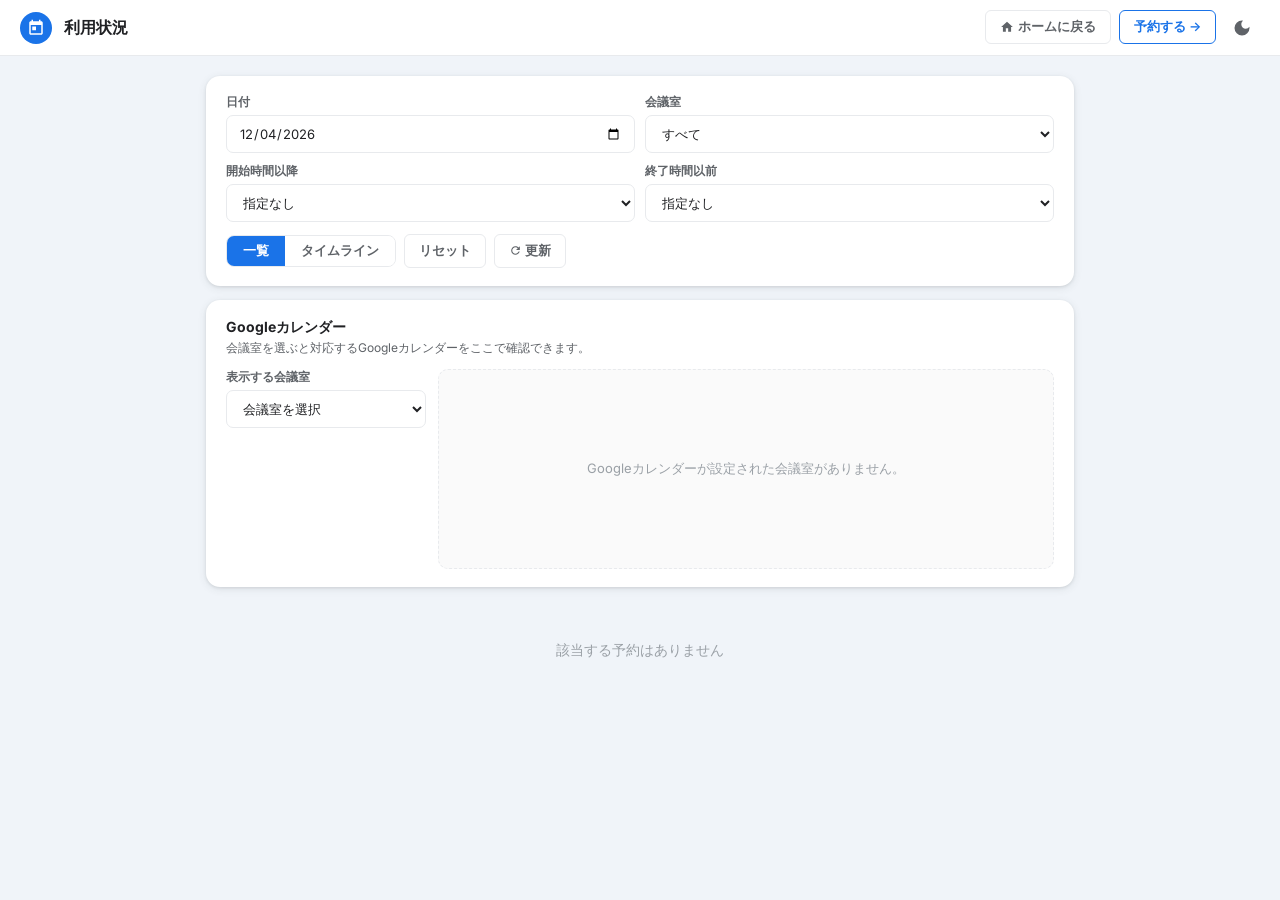
<file: status.html>
<!DOCTYPE html>
<html lang="ja">
<head>
  <meta charset="UTF-8">
  <meta name="viewport" content="width=device-width, initial-scale=1, viewport-fit=cover">
  <title>利用状況</title>
  <link rel="preconnect" href="https://fonts.googleapis.com">
  <link rel="preconnect" href="https://fonts.gstatic.com" crossorigin>
  <link href="https://fonts.googleapis.com/css2?family=Inter:wght@400;500;600;700;800&display=swap" rel="stylesheet">
  <script>(function(){try{var t=localStorage.getItem('theme');if(t==='dark'||(t!=='light'&&window.matchMedia('(prefers-color-scheme:dark)').matches))document.documentElement.classList.add('dark');}catch(e){}})();</script>
  <link href="dark.css?v=20260930-ui" rel="stylesheet">
  <style>
    *, *::before, *::after {
      box-sizing: border-box; margin: 0; padding: 0;
      font-family: 'Inter', -apple-system, BlinkMacSystemFont, 'Segoe UI', sans-serif;
      -webkit-tap-highlight-color: transparent;
    }
    .hidden { display: none !important; }

    :root {
      --primary: #1a73e8;
      --primary-hover: #1557b0;
      --primary-light: #e8f0fe;
      --surface: #ffffff;
      --bg: #f0f4f9;
      --on-surface: #202124;
      --muted: #5f6368;
      --muted-light: #9aa0a6;
      --border: #e8eaed;
      --error: #c5221f;
      --error-bg: #fce8e6;
      --error-border: #f5c6c4;
      --success: #137333;
      --success-bg: #e6f4ea;
      --success-border: #a8d5b5;
      --warn-text: #7c4b00;
      --warn-bg: #fef7e0;
      --warn-border: #fde68a;
      --shadow-md: 0 1px 3px rgba(60,64,67,.12), 0 2px 8px rgba(60,64,67,.10);
    }

    body { min-height: 100vh; background: var(--bg); color: var(--on-surface); }

    /* Loading */
    .loading-overlay {
      position: fixed; top: 0; left: 0; right: 0; bottom: 0;
      background: rgba(0,0,0,.35); z-index: 50;
      display: none; align-items: center; justify-content: center;
    }
    .loading-overlay.visible { display: flex; }
    .loading-box {
      background: var(--surface); border-radius: 14px; padding: 28px 36px;
      box-shadow: 0 8px 30px rgba(0,0,0,.15);
      display: flex; flex-direction: column; align-items: center; gap: 14px;
    }
    .loading-spinner {
      width: 40px; height: 40px; border: 4px solid var(--border);
      border-top-color: var(--primary); border-radius: 50%;
      will-change: transform;
    }
    @keyframes spin { to { transform: rotate(360deg); } }
    .spin { animation: spin .8s linear infinite; }
    .loading-text { font-size: 14px; font-weight: 500; color: var(--muted); }

    /* App bar */
    .app-bar {
      position: sticky; top: 0; z-index: 20;
      background: var(--surface); border-bottom: 1px solid var(--border);
      padding: 0 20px; height: 56px;
      display: flex; align-items: center; gap: 12px;
    }
    .app-bar-icon {
      width: 32px; height: 32px; background: var(--primary);
      border-radius: 50%; display: flex; align-items: center; justify-content: center; flex-shrink: 0;
    }
    .app-bar-title { font-size: 16px; font-weight: 700; color: var(--on-surface); flex: 1; overflow: hidden; text-overflow: ellipsis; white-space: nowrap; }
    .app-bar-actions { display: flex; gap: 8px; flex-shrink: 0; }
    .app-bar-btn {
      height: 34px; padding: 0 14px; border-radius: 6px;
      font-size: 13px; font-weight: 600; cursor: pointer; transition: all .15s;
      text-decoration: none; display: inline-flex; align-items: center; gap: 4px;
      border: 1px solid var(--border); background: var(--surface); color: var(--muted);
    }
    .app-bar-btn:hover { background: #f8f9fa; border-color: var(--primary); color: var(--primary); }
    .app-bar-btn-primary { border-color: var(--primary); color: var(--primary); }
    .app-bar-btn-primary:hover { background: var(--primary-light); }

    /* Page */
    .page { max-width: 900px; margin: 0 auto; padding: 20px 16px 60px; display: flex; flex-direction: column; gap: 14px; }

    /* Card */
    .card { background: var(--surface); border-radius: 14px; box-shadow: var(--shadow-md); padding: 18px 20px; display: flex; flex-direction: column; gap: 12px; }
    .card-title { font-size: 14px; font-weight: 700; color: var(--on-surface); }
    .card-subtitle { font-size: 12px; color: var(--muted); margin-top: 2px; line-height: 1.5; }

    /* Filter panel */
    .filter-grid { display: grid; grid-template-columns: repeat(2, 1fr); gap: 10px; }
    .filter-label { display: flex; flex-direction: column; gap: 4px; font-size: 12px; font-weight: 600; color: var(--muted); }
    .filter-input, .filter-select {
      height: 38px; border: 1.5px solid var(--border); border-radius: 7px;
      background: var(--surface); color: var(--on-surface); padding: 0 12px;
      font-size: 13px; outline: none; width: 100%; transition: border-color .15s, box-shadow .15s;
      cursor: pointer;
    }
    .filter-input:focus, .filter-select:focus { border-color: var(--primary); box-shadow: 0 0 0 2px rgba(26,115,232,.18); }
    .filter-actions { display: flex; gap: 8px; flex-wrap: wrap; align-items: center; }

    /* View toggle */
    .view-toggle { display: flex; border: 1.5px solid var(--border); border-radius: 8px; overflow: hidden; }
    .view-btn { padding: 6px 16px; font-size: 13px; font-weight: 600; border: none; cursor: pointer; transition: all .15s; background: var(--surface); color: var(--muted); }
    .view-btn.active { background: var(--primary); color: #fff; }
    .view-btn:not(.active):hover { background: #f8f9fa; color: var(--primary); }

    /* Action buttons */
    .btn-sm {
      height: 34px; padding: 0 14px; border-radius: 6px;
      font-size: 13px; font-weight: 600; cursor: pointer; transition: all .15s;
      border: 1px solid var(--border); background: var(--surface); color: var(--muted);
    }
    .btn-sm:hover { background: #f8f9fa; }

    /* Calendar viewer */
    .calendar-header { display: flex; align-items: flex-start; justify-content: space-between; gap: 12px; }
    .calendar-grid { display: grid; grid-template-columns: 200px 1fr; gap: 12px; align-items: start; }
    .calendar-iframe { width: 100%; height: 420px; border-radius: 10px; border: 1px solid var(--border); background: var(--surface); display: block; }
    .calendar-placeholder { min-height: 200px; border-radius: 10px; border: 1.5px dashed var(--border); background: #fafafa; display: flex; align-items: center; justify-content: center; padding: 20px; font-size: 13px; color: var(--muted-light); text-align: center; }
    .calendar-open-btn { height: 32px; padding: 0 14px; border-radius: 6px; border: 1px solid var(--primary); background: var(--primary-light); color: var(--primary); font-size: 12px; font-weight: 600; text-decoration: none; display: inline-flex; align-items: center; gap: 4px; flex-shrink: 0; }
    .calendar-open-btn:hover { background: #d2e3fc; }

    /* List view */
    .res-list { display: flex; flex-direction: column; gap: 8px; padding-bottom: 16px; }
    .res-empty { text-align: center; padding: 40px 0; font-size: 14px; color: var(--muted-light); }
    .res-card { background: var(--surface); border-radius: 12px; box-shadow: var(--shadow-md); padding: 14px 16px; display: flex; flex-direction: column; gap: 6px; }
    .res-card-top { display: flex; align-items: flex-start; justify-content: space-between; gap: 10px; }
    .res-card-name { font-size: 14px; font-weight: 700; color: var(--on-surface); }
    .res-card-meta { font-size: 13px; color: var(--muted); }
    .res-card-sub { font-size: 12px; color: var(--muted-light); }
    .badge { display: inline-flex; align-items: center; border-radius: 999px; padding: 3px 10px; font-size: 11px; font-weight: 700; border-width: 1px; border-style: solid; }
    .badge-green { background: var(--success-bg); color: var(--success); border-color: var(--success-border); }
    .badge-warn { background: var(--warn-bg); color: var(--warn-text); border-color: var(--warn-border); }
    /* Timeline */
    .timeline-day { background: var(--surface); border-radius: 12px; box-shadow: var(--shadow-md); padding: 14px 16px; margin-bottom: 10px; display: flex; flex-direction: column; gap: 10px; }
    .timeline-day-title { font-size: 13px; font-weight: 700; color: var(--primary); }
    .timeline-room-label { font-size: 12px; font-weight: 600; color: var(--muted); margin-bottom: 4px; }
    .timeline-bar-wrap { position: relative; height: 34px; background: #f1f3f4; border-radius: 6px; overflow: hidden; }
    .timeline-bar { position: absolute; top: 0; height: 100%; border-radius: 4px; display: flex; align-items: center; padding: 0 8px; overflow: hidden; }
    .timeline-bar-available { background: #1a73e8; }
    .timeline-bar-pending { background: #f29900; }
    .timeline-bar-label { color: #fff; font-size: 11px; font-weight: 700; white-space: nowrap; overflow: hidden; text-overflow: ellipsis; }
    .timeline-scale { display: flex; justify-content: space-between; font-size: 11px; color: var(--muted-light); margin-top: 2px; }

    .btn-icon { vertical-align: -2px; }

    @media (max-width: 640px) {
      .filter-grid { grid-template-columns: 1fr; }
      .calendar-grid { grid-template-columns: 1fr; }
      .calendar-iframe { height: 300px; }
    }
  </style>
  <link href="responsive.css" rel="stylesheet">
</head>
<body class="page-status">

  <!-- Loading -->
  <div id="loading-overlay" class="loading-overlay">
    <div class="loading-box">
      <div class="loading-spinner spin"></div>
      <p id="loading-text" class="loading-text">処理中...</p>
    </div>
  </div>

  <!-- App bar -->
  <header class="app-bar">
    <div class="app-bar-icon">
      <svg width="18" height="18" viewBox="0 0 24 24" fill="white">
        <path d="M19 3h-1V1h-2v2H8V1H6v2H5c-1.11 0-2 .9-2 2v14c0 1.1.89 2 2 2h14c1.1 0 2-.9 2-2V5c0-1.1-.9-2-2-2zm0 16H5V8h14v11zM7 10h5v5H7z"/>
      </svg>
    </div>
    <h1 id="system-name" class="app-bar-title">利用状況</h1>
    <div class="app-bar-actions">
      <a href="index.html" class="app-bar-btn">
        <svg width="14" height="14" viewBox="0 0 24 24" fill="currentColor"><path d="M10 20v-6h4v6h5v-8h3L12 3 2 12h3v8z"/></svg>
        ホームに戻る
      </a>
      <a href="reserve.html" class="app-bar-btn app-bar-btn-primary">予約する →</a>
      <button id="dark-toggle" type="button" class="dark-toggle" onclick="toggleDark()" aria-label="ダークモード切替"></button>
    </div>
  </header>

  <div class="page">

    <!-- フィルターパネル -->
    <div class="card">
      <div class="filter-grid">
        <div class="filter-label">
          日付
          <input type="date" id="filter-date" title="日付でフィルター" onchange="applyFilters()" class="filter-input" onclick="openNativePicker('filter-date')">
        </div>
        <div class="filter-label">
          会議室
          <select id="filter-room" title="会議室でフィルター" onchange="applyFilters()" class="filter-select">
            <option value="">すべて</option>
          </select>
        </div>
        <div class="filter-label">
          開始時間以降
          <select id="filter-start" title="開始時間以降でフィルター" onchange="applyFilters()" class="filter-select">
            <option value="">指定なし</option>
          </select>
        </div>
        <div class="filter-label">
          終了時間以前
          <select id="filter-end" title="終了時間以前でフィルター" onchange="applyFilters()" class="filter-select">
            <option value="">指定なし</option>
          </select>
        </div>
      </div>
      <div class="filter-actions">
        <div class="view-toggle">
          <button type="button" id="view-list-btn" onclick="setView('list')" class="view-btn active">一覧</button>
          <button type="button" id="view-timeline-btn" onclick="setView('timeline')" class="view-btn">タイムライン</button>
        </div>
        <button type="button" onclick="resetFilters()" class="btn-sm">リセット</button>
        <button type="button" onclick="reloadData()" class="btn-sm">
          <svg width="13" height="13" viewBox="0 0 24 24" fill="currentColor" class="btn-icon"><path d="M17.65 6.35C16.2 4.9 14.21 4 12 4c-4.42 0-7.99 3.58-7.99 8s3.57 8 7.99 8c3.73 0 6.84-2.55 7.73-6h-2.08c-.82 2.33-3.04 4-5.65 4-3.31 0-6-2.69-6-6s2.69-6 6-6c1.66 0 3.14.69 4.22 1.78L13 11h7V4l-2.35 2.35z"/></svg>
          更新
        </button>
      </div>
    </div>

    <!-- Googleカレンダー -->
    <div class="card">
      <div class="calendar-header">
        <div>
          <div class="card-title">Googleカレンダー</div>
          <div class="card-subtitle">会議室を選ぶと対応するGoogleカレンダーをここで確認できます。</div>
        </div>
        <a id="calendar-open-link" href="#" target="_blank" rel="noopener noreferrer" class="calendar-open-btn hidden">
          <svg width="12" height="12" viewBox="0 0 24 24" fill="currentColor"><path d="M19 19H5V5h7V3H5c-1.11 0-2 .9-2 2v14c0 1.1.89 2 2 2h14c1.1 0 2-.9 2-2v-7h-2v7zM14 3v2h3.59l-9.83 9.83 1.41 1.41L19 6.41V10h2V3h-7z"/></svg>
          別タブで開く
        </a>
      </div>
      <div class="calendar-grid">
        <div class="filter-label">
          表示する会議室
          <select id="calendar-room" title="カレンダーに表示する会議室を選択" onchange="handleCalendarRoomChange()" class="filter-select">
            <option value="">会議室を選択</option>
          </select>
        </div>
        <div id="calendar-viewer" class="calendar-placeholder">会議室を選択するとGoogleカレンダーを表示します。</div>
      </div>
    </div>

    <!-- 一覧 -->
    <div id="view-list">
      <div id="res-list-container" class="res-list">
        <div class="res-empty">読み込み中...</div>
      </div>
    </div>

    <!-- タイムライン -->
    <div id="view-timeline" class="hidden">
      <div id="timeline-container">
        <div class="res-empty">読み込み中...</div>
      </div>
    </div>
  </div>

  <script src="config.js"></script>
  <script>
    const CONFIG = window.APP_CONFIG;
    let appConfig = null;
    let allReservations = [];
    let filteredReservations = [];
    let currentView = 'list';
    let selectedCalendarRoomId = '';

    // Loading
    function showLoading(text) {
      document.getElementById('loading-text').textContent = text || '処理中...';
      document.getElementById('loading-overlay').classList.add('visible');
    }
    function hideLoading() {
      document.getElementById('loading-overlay').classList.remove('visible');
    }

    function openNativePicker(id) {
      const input = document.getElementById(id);
      if (!input) return;
      input.focus();
      if (typeof input.showPicker === 'function') input.showPicker();
    }

    // Init
    document.addEventListener('DOMContentLoaded', async () => {
      populateTimeFilters('09:00', '22:00');
      document.getElementById('filter-date').value = todayStr();
      applyFilters();
      await Promise.allSettled([loadConfig(), loadReservations()]);
      applyFilters();
      renderCalendarViewer();
    });

    function todayStr() { return new Date().toISOString().slice(0, 10); }

    function populateTimeFilters(businessStart, businessEnd) {
      const start = document.getElementById('filter-start');
      const end = document.getElementById('filter-end');
      const prevStart = start.value, prevEnd = end.value;
      const opts = generateTimeOptions(toMin(businessStart), toMin(businessEnd), '');
      start.innerHTML = `<option value="">指定なし</option>${opts}`;
      end.innerHTML = `<option value="">指定なし</option>${opts}`;
      start.value = prevStart;
      end.value = prevEnd;
    }

    // Config
    async function loadConfig() {
      try {
        const res = await fetch(CONFIG.GAS_API_URL + '?action=get_config');
        const data = await res.json();
        if (data.ok) {
          appConfig = data;
          applyConfig(data);
          syncCalendarRoomOptions(data.rooms || []);
          renderCalendarViewer();
        }
      } catch (e) {
        console.warn('設定取得失敗', e);
        appConfig = defaultConfig();
      }
    }

    function defaultConfig() {
      return { ok: true, today: todayStr(), settings: { systemName: '会議室予約システム', businessStartTime: '09:00', businessEndTime: '22:00', spreadsheetUrl: '' }, rooms: [] };
    }

    function applyConfig(data) {
      const s = data.settings;
      document.getElementById('system-name').textContent = s.systemName + ' - 利用状況';
      document.title = s.systemName + ' - 利用状況';
      populateTimeFilters(s.businessStartTime || '09:00', s.businessEndTime || '22:00');
      const sel = document.getElementById('filter-room');
      const prevRoom = sel.value;
      sel.innerHTML = '<option value="">すべて</option>';
      (data.rooms || []).forEach(r => {
        const opt = document.createElement('option');
        opt.value = r.room_id;
        opt.textContent = r.room_name;
        sel.appendChild(opt);
      });
      sel.value = prevRoom;
    }

    function syncCalendarRoomOptions(rooms) {
      const calendarSelect = document.getElementById('calendar-room');
      const previousRoomId = selectedCalendarRoomId || calendarSelect.value;
      calendarSelect.innerHTML = '<option value="">会議室を選択</option>';
      rooms.filter((room) => room.calendar_url).forEach((room) => {
        const option = document.createElement('option');
        option.value = room.room_id;
        option.textContent = room.room_name;
        calendarSelect.appendChild(option);
      });
      selectedCalendarRoomId = rooms.some((room) => room.room_id === previousRoomId && room.calendar_url)
        ? previousRoomId
        : (rooms.find((room) => room.calendar_url) || {}).room_id || '';
      calendarSelect.value = selectedCalendarRoomId;
    }

    // CSV
    async function loadReservations(bustCache = false) {
      try {
        const text = CONFIG.fetchSheetCsvText
          ? await CONFIG.fetchSheetCsvText('reservations', bustCache)
          : await fetch(CONFIG.buildSheetCsvUrl('reservations', bustCache)).then(r => r.text());
        // Precompute toMin and sort key once per record to avoid repeated parsing in filter/sort
        allReservations = parseCSV(text).filter(r =>
          r.reservation_id && r.status === '有効'
        ).map(r => {
          r._sm = toMin(r.start_time);
          r._em = toMin(r.end_time);
          r._sk = r.usage_date + r.start_time + r.room_name;
          return r;
        });
      } catch (e) {
        console.warn('予約データ取得失敗', e);
        allReservations = [];
      }
    }

    async function reloadData() {
      showLoading('最新データを読み込み中...');
      await loadReservations(true);
      hideLoading();
      applyFilters();
      renderCalendarViewer();
    }

    const CSV_KEY_MAP = {
      '予約ID': 'reservation_id', '団体名': 'organization_name', '会議名': 'meeting_name',
      'お名前': 'user_name', '会議室ID': 'room_id', '会議室名': 'room_name',
      '利用日': 'usage_date', '開始時間': 'start_time', '終了時間': 'end_time', 'ステータス': 'status',
    };

    function parseCSV(text) {
      const lines = text.trim().split('\n');
      if (lines.length < 2) return [];
      const headers = parseCSVRow(lines[0]);
      const colMap = headers.map((h, i) => CSV_KEY_MAP[h] ? { i, key: CSV_KEY_MAP[h] } : null).filter(Boolean);
      return lines.slice(1).filter(l => l.trim()).map(line => {
        const vals = parseCSVRow(line);
        const obj = {};
        colMap.forEach(({ i, key }) => obj[key] = (vals[i] || '').trim());
        return obj.reservation_id ? obj : null;
      }).filter(Boolean);
    }

    function parseCSVRow(line) {
      const result = [];
      let cur = '', inQ = false;
      for (let i = 0; i < line.length; i++) {
        const c = line[i];
        if (c === '"') {
          if (inQ && line[i + 1] === '"') { cur += '"'; i++; }
          else inQ = !inQ;
        } else if (c === ',' && !inQ) { result.push(cur); cur = ''; }
        else cur += c;
      }
      result.push(cur);
      return result;
    }

    // Filters & View
    function resetFilters() {
      document.getElementById('filter-date').value = appConfig ? appConfig.today : todayStr();
      document.getElementById('filter-room').value = '';
      document.getElementById('filter-start').value = '';
      document.getElementById('filter-end').value = '';
      applyFilters();
    }

    function applyFilters() {
      const date = document.getElementById('filter-date').value;
      const room = document.getElementById('filter-room').value;
      const start = document.getElementById('filter-start').value;
      const end = document.getElementById('filter-end').value;
      const sm = start ? toMin(start) : 0;
      const em = end   ? toMin(end)   : Infinity;
      const roomMap = createRoomMap(appConfig ? appConfig.rooms : []);
      filteredReservations = allReservations.filter(r => {
        if (date && r.usage_date !== date) return false;
        if (room && !hasRoomConflict(r.room_id, room, roomMap)) return false;
        if (start && end   && !(r._sm < em && sm < r._em)) return false;
        if (start && !end  && r._em <= sm) return false;
        if (!start && end  && r._sm >= em) return false;
        return true;
      });
      filteredReservations.sort((a, b) => a._sk < b._sk ? -1 : a._sk > b._sk ? 1 : 0);
      renderCurrentView();
    }

    function setView(v) {
      currentView = v;
      document.getElementById('view-list-btn').className = `view-btn${v === 'list' ? ' active' : ''}`;
      document.getElementById('view-timeline-btn').className = `view-btn${v === 'timeline' ? ' active' : ''}`;
      document.getElementById('view-list').classList.toggle('hidden', v !== 'list');
      document.getElementById('view-timeline').classList.toggle('hidden', v !== 'timeline');
      renderCurrentView();
    }

    function renderCurrentView() {
      if (currentView === 'list') renderList();
      else renderTimeline();
    }

    // Calendar viewer
    function handleCalendarRoomChange() {
      selectedCalendarRoomId = document.getElementById('calendar-room').value;
      renderCalendarViewer();
    }

    function renderCalendarViewer() {
      const viewer = document.getElementById('calendar-viewer');
      const openLink = document.getElementById('calendar-open-link');
      const rooms = appConfig && Array.isArray(appConfig.rooms) ? appConfig.rooms : [];
      const selectedRoom = rooms.find((room) => room.room_id === selectedCalendarRoomId && room.calendar_url);

      if (!rooms.some((room) => room.calendar_url)) {
        viewer.className = 'calendar-placeholder';
        viewer.textContent = 'Googleカレンダーが設定された会議室がありません。';
        openLink.classList.add('hidden');
        openLink.removeAttribute('href');
        return;
      }
      if (!selectedRoom) {
        viewer.className = 'calendar-placeholder';
        viewer.textContent = '会議室を選択するとGoogleカレンダーを表示します。';
        openLink.classList.add('hidden');
        openLink.removeAttribute('href');
        return;
      }
      openLink.href = selectedRoom.calendar_url;
      openLink.classList.remove('hidden');
      viewer.className = '';
      viewer.innerHTML = `<iframe src="${esc(selectedRoom.calendar_url)}" title="${esc(selectedRoom.room_name)} のGoogleカレンダー" class="calendar-iframe" loading="lazy" referrerpolicy="no-referrer-when-downgrade"></iframe>`;
    }

    // List view
    function renderList() {
      const container = document.getElementById('res-list-container');
      if (!filteredReservations.length) {
        container.innerHTML = '<div class="res-empty">該当する予約はありません</div>';
        return;
      }
      container.innerHTML = filteredReservations.map(r => {
        return `<div class="res-card">
          <div class="res-card-top">
            <span class="res-card-name">${esc(r.meeting_name)}</span>
            <span class="badge badge-green">有効</span>
          </div>
          <div class="res-card-meta">${fmtDate(r.usage_date)}　${esc(r.start_time)}〜${esc(r.end_time)}　${esc(r.room_name)}</div>
          <div class="res-card-sub">${esc(r.organization_name)}　${esc(r.user_name)}</div>
        </div>`;
      }).join('');
    }

    // Timeline view
    function renderTimeline() {
      const container = document.getElementById('timeline-container');
      const s = appConfig ? appConfig.settings : defaultConfig().settings;
      const startMin = toMin(s.businessStartTime || '09:00');
      const endMin = toMin(s.businessEndTime || '22:00');
      const totalMin = endMin - startMin;

      if (!filteredReservations.length) {
        container.innerHTML = '<div class="res-empty">該当する予約はありません</div>';
        return;
      }

      const days = {};
      const roomMap = createRoomMap(appConfig ? appConfig.rooms : []);
      filteredReservations.forEach(r => {
        if (!days[r.usage_date]) days[r.usage_date] = {};
        getEffectiveRoomIds(r.room_id, roomMap).forEach((roomId) => {
          const room = roomMap[roomId] || { room_id: r.room_id, room_name: r.room_name };
          if (!days[r.usage_date][roomId]) days[r.usage_date][roomId] = { room_name: room.room_name, reservations: [] };
          days[r.usage_date][roomId].reservations.push(r);
        });
      });

      const rooms = appConfig ? appConfig.rooms : [];
      let html = '';
      Object.keys(days).sort().forEach(date => {
        const dayRooms = days[date];
        const roomOrder = rooms.length > 0 ? rooms : Object.keys(dayRooms).map(id => ({ room_id: id, room_name: dayRooms[id].room_name }));
        html += `<div class="timeline-day"><div class="timeline-day-title">${fmtDate(date)}</div>`;
        roomOrder.forEach(room => {
          const roomData = dayRooms[room.room_id];
          if (!roomData) return;
          html += `<div>
            <div class="timeline-room-label">${esc(room.room_name)}</div>
            <div class="timeline-bar-wrap">`;
          roomData.reservations.forEach(r => {
            const rStart = Math.max(toMin(r.start_time), startMin);
            const rEnd = Math.min(toMin(r.end_time), endMin);
            const left = ((rStart - startMin) / totalMin * 100).toFixed(2);
            const width = ((rEnd - rStart) / totalMin * 100).toFixed(2);
            const cls = r.status === '有効' ? 'timeline-bar-available' : 'timeline-bar-pending';
            html += `<div class="timeline-bar ${cls}" style="left:${left}%;width:${width}%" title="${esc(r.meeting_name)} ${r.start_time}〜${r.end_time}">
              <span class="timeline-bar-label">${esc(r.meeting_name)}</span>
            </div>`;
          });
          html += `</div>
            <div class="timeline-scale">
              <span>${s.businessStartTime || '09:00'}</span>
              <span>${s.businessEndTime || '22:00'}</span>
            </div>
          </div>`;
        });
        html += '</div>';
      });
      container.innerHTML = html;
    }

    // Utils
    const _toCache = Object.create(null);
    function generateTimeOptions(startMin, endMin, selectedVal) {
      const key = `${startMin},${endMin}`;
      if (!_toCache[key]) {
        let html = '';
        for (let m = startMin; m <= endMin; m += 5) {
          const v = minToTime(m);
          html += `<option value="${v}">${v}</option>`;
        }
        _toCache[key] = html;
      }
      if (!selectedVal) return _toCache[key];
      return _toCache[key].replace(`value="${selectedVal}"`, `value="${selectedVal}" selected`);
    }

    function minToTime(m) { return `${String(Math.floor(m / 60)).padStart(2, '0')}:${String(m % 60).padStart(2, '0')}`; }
    function toMin(t) { if (!t) return 0; const [h, m] = t.split(':').map(Number); return h * 60 + m; }
    function timeOverlap(s1, e1, s2, e2) { return toMin(s1) < toMin(e2) && toMin(s2) < toMin(e1); }
    function createRoomMap(rooms) { return Object.fromEntries((rooms || []).map((room) => [room.room_id, room])); }
    function getEffectiveRoomIds(roomId, roomMap) {
      const room = roomMap[roomId];
      if (!room) return roomId ? [roomId] : [];
      const componentIds = Array.isArray(room.component_room_ids) ? room.component_room_ids : [];
      return room.room_type === '大会議室' && componentIds.length ? componentIds : [room.room_id];
    }
    function hasRoomConflict(leftRoomId, rightRoomId, roomMap) {
      const leftIds = getEffectiveRoomIds(leftRoomId, roomMap);
      const rightIds = getEffectiveRoomIds(rightRoomId, roomMap);
      return leftIds.some((roomId) => rightIds.includes(roomId));
    }

    const _DAYS = ['日', '月', '火', '水', '木', '金', '土'];
    const _fmtCache = Object.create(null);
    function fmtDate(d) {
      if (!d) return '';
      if (_fmtCache[d]) return _fmtCache[d];
      const dt = new Date(d + 'T00:00:00');
      return (_fmtCache[d] = `${dt.getMonth() + 1}/${dt.getDate()}(${_DAYS[dt.getDay()]})`);
    }

    function esc(s) { return String(s || '').replace(/&/g, '&amp;').replace(/</g, '&lt;').replace(/>/g, '&gt;').replace(/"/g, '&quot;'); }
  </script>
  <script src="dark.js"></script>
</body>
</html>
</file>
<file: dark.css>
/* Dark mode CSS overrides — shared across all pages */

html.dark {
  --primary: #8ab4f8;
  --primary-hover: #669df6;
  --primary-light: #1a3a5c;
  --surface: #2d2e31;
  --surface-var: #35363a;
  --bg: #202124;
  --on-surface: #e8eaed;
  --muted: #9aa0a6;
  --muted-light: #5f6368;
  --border: #3c4043;
  --success: #81c995;
  --success-bg: #1a3328;
  --success-border: #2d5a3a;
  --error: #f28b82;
  --error-bg: #3b1f1d;
  --error-border: #5a2e2a;
  --warn-text: #fdd663;
  --warn-bg: #35300a;
  --warn-border: #5a4a20;
  --shadow-md: 0 1px 3px rgba(0,0,0,.4), 0 2px 8px rgba(0,0,0,.3);
  --shadow-hover: 0 2px 6px rgba(0,0,0,.5), 0 4px 16px rgba(0,0,0,.4);
  color-scheme: dark;
}

/* Dark toggle button */
.dark-toggle {
  margin-left: auto;
  background: none;
  border: none;
  cursor: pointer;
  padding: 8px;
  border-radius: 50%;
  display: flex;
  align-items: center;
  justify-content: center;
  color: var(--muted, #5f6368);
  transition: background .15s ease, color .15s ease;
  flex-shrink: 0;
}
.dark-toggle:hover {
  background: var(--primary-light, #e8f0fe);
  color: var(--primary, #1a73e8);
}

/* Fix hardcoded hover bg on .app-bar-btn */
html.dark .app-bar-btn:hover {
  background: var(--surface-var) !important;
}

/* Fix hardcoded colors in status.html timeline */
html.dark .timeline-room-label {
  background: var(--surface-var) !important;
  color: var(--on-surface) !important;
}
html.dark .timeline-track {
  background: var(--surface-var) !important;
}
html.dark .calendar-placeholder,
html.dark .room-busy {
  background: #202124 !important;
  border-color: #3c4043 !important;
  color: #9aa0a6 !important;
}

/* Fix hardcoded colors in attendance.html .notice-info */
html.dark .notice-info {
  background: #1a3a5c !important;
  border-color: #2e5799 !important;
  color: #8ab4f8 !important;
}

/* Admin page dark mode overrides */
html.dark body { background: #202124 !important; color: #e8eaed !important; }

/* Tab buttons */
html.dark .tab-btn { color: #9aa0a6 !important; }
html.dark .tab-btn:hover { color: #8ab4f8 !important; background: rgba(138,180,248,0.08) !important; }
html.dark .tab-btn.active { color: #8ab4f8 !important; border-bottom-color: #8ab4f8 !important; }

/* Data table */
html.dark .data-table th { background: #35363a !important; color: #9aa0a6 !important; border-color: #3c4043 !important; }
html.dark .data-table td { border-color: #3c4043 !important; color: #e8eaed !important; }
html.dark .data-table tr:hover td { background: #35363a !important; }
html.dark .data-table input { background: #202124 !important; border-color: #3c4043 !important; color: #e8eaed !important; }

/* Loading */
html.dark .loading-box { background: #2d2e31 !important; }
html.dark .loading-spinner { border-color: #3c4043 !important; border-top-color: #8ab4f8 !important; }
html.dark .loading-text { color: #9aa0a6 !important; }
html.dark .g-overlay-bg { background: rgba(0,0,0,0.6) !important; }

/* Login */
html.dark .login-card { background: #2d2e31 !important; }
html.dark .login-input { background: #202124 !important; border-color: #3c4043 !important; color: #e8eaed !important; }
html.dark .login-title { color: #e8eaed !important; }
html.dark .login-subtitle { color: #9aa0a6 !important; }
html.dark .login-link { color: #8ab4f8 !important; }

/* Admin card / header */
html.dark .admin-card { background: #2d2e31 !important; }
html.dark .admin-header { border-color: #3c4043 !important; }
html.dark .admin-header-title { color: #e8eaed !important; }
html.dark .admin-tab-nav { border-color: #3c4043 !important; }
html.dark .tab-group { background: #35363a !important; border-color: #3c4043 !important; }
html.dark .tab-group-label { color: #9aa0a6 !important; }
html.dark .header-btn-ghost { background: #2d2e31 !important; border-color: #3c4043 !important; color: #9aa0a6 !important; }
html.dark .header-btn-ghost:hover { background: #35363a !important; }
html.dark .header-btn-outline { background: #2d2e31 !important; }
html.dark .header-btn-outline:hover { background: #1a3a5c !important; }

/* Panels / inputs */
html.dark .g-panel { background: #2d2e31 !important; border-color: #3c4043 !important; }
html.dark .g-panel-title { color: #e8eaed !important; }
html.dark .g-table-wrap { border-color: #3c4043 !important; }
html.dark .g-notice { background: #1a3a5c !important; border-color: #2e5799 !important; color: #8ab4f8 !important; }
html.dark .g-input { background: #202124 !important; border-color: #3c4043 !important; color: #e8eaed !important; }
html.dark .g-textarea { background: #202124 !important; border-color: #3c4043 !important; color: #e8eaed !important; }
html.dark .g-label { color: #9aa0a6 !important; }
html.dark .g-body-text { color: #bdc1c6 !important; }
html.dark .g-muted { color: #5f6368 !important; }
html.dark .g-calendar-iframe { border-color: #3c4043 !important; }

/* Buttons */
html.dark .g-btn-secondary { background: #2d2e31 !important; }
html.dark .g-btn-secondary:hover { background: #1a3a5c !important; }
html.dark .g-btn-ghost { background: #35363a !important; color: #bdc1c6 !important; }
html.dark .g-btn-ghost:hover { background: #3c4043 !important; }
html.dark .g-btn-sm-secondary { background: #2d2e31 !important; }
html.dark .g-btn-sm-secondary:hover { background: #1a3a5c !important; }
html.dark .g-btn-sm-ghost { background: #35363a !important; color: #bdc1c6 !important; }
html.dark .g-btn-sm-ghost:hover { background: #3c4043 !important; }

/* Filter bar */
html.dark .g-filter-bar { background: #35363a !important; border-color: #3c4043 !important; }
html.dark .g-filter-input { background: #202124 !important; border-color: #3c4043 !important; color: #e8eaed !important; }
html.dark .g-filter-select { background: #202124 !important; border-color: #3c4043 !important; color: #e8eaed !important; }
html.dark .g-filter-clear { background: #2d2e31 !important; border-color: #3c4043 !important; color: #9aa0a6 !important; }
html.dark .g-filter-clear:hover { background: #35363a !important; }

/* Stat cards */
html.dark .g-stat-card { background: #2d2e31 !important; border-color: #3c4043 !important; }
html.dark .g-stat-label { color: #9aa0a6 !important; }
html.dark .g-stat-value { color: #e8eaed !important; }

/* Badges */
html.dark .badge-green  { background: #1a3328 !important; color: #81c995 !important; border-color: #2d5a3a !important; }
html.dark .badge-blue   { background: #1a3a5c !important; color: #8ab4f8 !important; border-color: #2e5799 !important; }
html.dark .badge-gray   { background: #35363a !important; color: #9aa0a6 !important; border-color: #3c4043 !important; }
html.dark .badge-red    { background: #3b1f1d !important; color: #f28b82 !important; border-color: #5a2e2a !important; }
html.dark .badge-yellow { background: #35300a !important; color: #fdd663 !important; border-color: #5a4a20 !important; }

/* Empty cell */
html.dark .g-empty-cell { color: #5f6368 !important; }
</file>
<file: responsive.css>
/* Shared responsive layout improvements for phones and small tablets. */

html {
  overflow-x: clip;
}

body {
  min-width: 0;
}

.app-bar-title,
.card,
.reserve-card,
.meeting-card,
.g-panel,
.admin-card {
  min-width: 0;
}

.page-reserve #screen-reserve:not(.hidden) {
  display: flex;
  flex-direction: column;
  gap: 16px;
}

@media (max-width: 640px) {
  /* Keep the utility bar readable instead of squeezing its title to zero. */
  .page-reserve .app-bar,
  .page-status .app-bar,
  .page-attendance .app-bar {
    height: auto;
    min-height: 56px;
    padding: 8px max(12px, env(safe-area-inset-right)) 10px max(12px, env(safe-area-inset-left));
    display: grid;
    grid-template-columns: 32px minmax(0, 1fr);
    column-gap: 10px;
    row-gap: 8px;
  }

  .page-reserve .app-bar-title,
  .page-status .app-bar-title,
  .page-attendance .app-bar-title {
    min-width: 0;
    font-size: 15px;
  }

  .page-reserve .app-bar-actions,
  .page-status .app-bar-actions,
  .page-attendance .app-bar-actions {
    grid-column: 1 / -1;
    width: 100%;
    display: grid;
    gap: 8px;
  }

  .page-reserve .app-bar-actions,
  .page-status .app-bar-actions {
    grid-template-columns: minmax(0, 1fr) minmax(0, 1fr) 44px;
  }

  .page-attendance .app-bar-actions {
    grid-template-columns: minmax(0, 1fr) 44px;
  }

  .page-reserve .app-bar-btn,
  .page-status .app-bar-btn,
  .page-attendance .app-bar-btn {
    min-width: 0;
    height: 44px;
    padding: 0 10px;
    justify-content: center;
    font-size: 12px;
    white-space: nowrap;
  }

  .page-reserve .app-bar-actions .dark-toggle,
  .page-status .app-bar-actions .dark-toggle,
  .page-attendance .app-bar-actions .dark-toggle {
    width: 44px;
    height: 44px;
    margin-left: 0;
    padding: 8px;
  }

  .page-index .app-bar {
    padding-right: max(12px, env(safe-area-inset-right));
    padding-left: max(12px, env(safe-area-inset-left));
    gap: 10px;
  }

  .page-index .app-bar-title {
    min-width: 0;
    font-size: 16px;
  }

  .page-index .dark-toggle {
    width: 44px;
    height: 44px;
  }

  .page-index main {
    padding: 20px 14px calc(44px + env(safe-area-inset-bottom));
  }

  .page-index .hero {
    margin-bottom: 20px;
    padding: 20px 18px;
  }

  .page-index .nav-grid {
    gap: 18px;
  }

  .page-index .nav-card {
    gap: 11px;
    padding: 18px;
  }

  .page-reserve .page,
  .page-status .page,
  .page-attendance .page {
    padding: 18px 14px calc(48px + env(safe-area-inset-bottom));
    gap: 20px;
  }

  .page-reserve #screen-reserve:not(.hidden) {
    display: flex;
    flex-direction: column;
    gap: 18px;
  }

  .page-reserve .reserve-cards-wrap {
    gap: 18px;
  }

  .page-reserve .card,
  .page-reserve .reserve-card,
  .page-status .card,
  .page-attendance .card {
    padding: 18px;
  }

  .page-reserve .card,
  .page-reserve .reserve-card,
  .page-status .card,
  .page-status .res-card,
  .page-status .timeline-day,
  .page-attendance .card,
  .page-attendance .meeting-card {
    border-radius: 12px;
  }

  .page-reserve .form-input,
  .page-reserve .form-select,
  .page-status .filter-input,
  .page-status .filter-select,
  .page-attendance .form-select,
  .page-attendance .form-input,
  .page-attendance .form-textarea,
  .page-admin .login-input,
  .page-admin .g-input,
  .page-admin .g-filter-input,
  .page-admin .g-filter-select,
  .page-admin .g-textarea,
  .page-admin .data-table input {
    font-size: 16px;
  }

  .page-reserve .reserve-card-remove {
    min-width: 44px;
    min-height: 44px;
  }

  .page-reserve .room-radio,
  .page-reserve .room-busy {
    min-height: 48px;
  }

  .page-reserve .btn-stack {
    gap: 12px;
  }

  .page-reserve .btn-add,
  .page-reserve .btn-confirm {
    min-height: 48px;
  }

  .page-reserve .done-actions {
    flex-direction: column;
  }

  .page-reserve .btn-done-primary,
  .page-reserve .btn-done-ghost {
    flex: none;
    width: 100%;
    min-height: 46px;
  }

  .page-reserve .modal-sheet {
    padding: 20px 18px calc(20px + env(safe-area-inset-bottom));
  }

  .page-reserve .modal-row-value {
    min-width: 0;
    overflow-wrap: anywhere;
  }

  .page-status .filter-input,
  .page-status .filter-select {
    height: 44px;
  }

  .page-status .filter-actions {
    display: grid;
    grid-template-columns: repeat(2, minmax(0, 1fr));
    gap: 10px;
  }

  .page-status .view-toggle {
    grid-column: 1 / -1;
    width: 100%;
  }

  .page-status .view-btn {
    flex: 1;
    min-height: 44px;
  }

  .page-status .btn-sm {
    width: 100%;
    min-height: 44px;
  }

  .page-status .calendar-header {
    flex-direction: column;
  }

  .page-status .calendar-open-btn {
    align-self: stretch;
    min-height: 40px;
    justify-content: center;
  }

  .page-status .calendar-placeholder {
    min-height: 160px;
  }

  .page-status .calendar-iframe {
    height: 260px;
  }

  .page-status .res-list {
    gap: 14px;
    padding-bottom: 0;
  }

  .page-status .res-card {
    gap: 8px;
    padding: 16px;
  }

  .page-status .res-card-top {
    align-items: center;
  }

  .page-status .res-card-name,
  .page-status .res-card-meta,
  .page-status .res-card-sub {
    overflow-wrap: anywhere;
    line-height: 1.5;
  }

  .page-status .timeline-day {
    margin-bottom: 14px;
    padding: 16px;
  }

  .page-attendance .info-chips {
    grid-template-columns: repeat(3, minmax(0, 1fr));
    gap: 8px;
  }

  .page-attendance .info-chip {
    min-width: 0;
    padding: 10px;
  }

  .page-attendance .info-chip-label,
  .page-attendance .info-chip-value {
    overflow-wrap: anywhere;
  }

  .page-attendance .meeting-list {
    gap: 16px;
  }

  .page-attendance .meeting-card {
    padding: 16px;
    gap: 16px;
  }

  .page-attendance .meeting-meta-row {
    align-items: flex-start;
  }

  .page-attendance .btn-primary {
    width: 100%;
    min-height: 46px;
  }

  .page-attendance .submit-hint {
    width: 100%;
    line-height: 1.5;
  }

  .page-admin main {
    padding: 16px 14px calc(48px + env(safe-area-inset-bottom)) !important;
  }

  .page-admin #login-screen {
    margin-top: 32px;
  }

  .page-admin .login-card {
    padding: 20px;
  }

  .page-admin .login-link {
    min-height: 44px;
    display: inline-flex;
    align-items: center;
    justify-content: center;
  }

  .page-admin .admin-card {
    width: 100%;
    overflow: hidden;
  }

  .page-admin .admin-header {
    padding: 14px;
    gap: 14px;
  }

  .page-admin .admin-header > div:last-child {
    width: 100%;
    display: grid;
    grid-template-columns: repeat(2, minmax(0, 1fr));
    gap: 8px;
  }

  .page-admin .admin-header .header-btn {
    min-width: 0;
    height: 42px;
    padding: 0 8px;
    justify-content: center;
  }

  .page-admin .admin-header .dark-toggle {
    width: 100%;
    height: 42px;
    margin-left: 0;
    border: 1px solid var(--border, #dadce0);
    border-radius: 6px;
  }

  .page-admin .admin-tab-nav {
    gap: 12px;
    padding: 14px;
  }

  .page-admin .tab-group {
    gap: 8px;
    padding: 12px;
  }

  .page-admin .tab-btn {
    min-height: 44px;
  }

  .page-admin .admin-content {
    padding: 14px;
    gap: 16px;
  }

  .page-admin .tab-content {
    min-width: 0;
  }

  .page-admin .g-panel {
    padding: 16px;
    gap: 14px;
  }

  .page-admin .g-filter-input,
  .page-admin .g-filter-select,
  .page-admin .g-filter-clear,
  .page-admin .g-input {
    min-height: 44px;
  }

  .page-admin .g-btn-primary,
  .page-admin .g-btn-secondary,
  .page-admin .g-btn-ghost,
  .page-admin .g-btn-danger,
  .page-admin .g-btn-sm-primary,
  .page-admin .g-btn-sm-secondary,
  .page-admin .g-btn-sm-ghost,
  .page-admin .g-btn-sm-danger {
    min-height: 44px;
  }

  .page-admin .g-table-wrap {
    max-width: 100%;
    overflow-x: auto;
    -webkit-overflow-scrolling: touch;
  }

  .page-admin .g-calendar-iframe {
    height: 280px;
  }
}

@media (max-width: 360px) {
  .page-index main,
  .page-reserve .page,
  .page-status .page,
  .page-attendance .page,
  .page-admin main {
    padding-right: 12px !important;
    padding-left: 12px !important;
  }

  .page-reserve .app-bar-btn,
  .page-status .app-bar-btn,
  .page-attendance .app-bar-btn {
    font-size: 11px;
  }

  .page-reserve .app-bar-btn svg,
  .page-status .app-bar-btn svg,
  .page-attendance .app-bar-btn svg {
    width: 12px;
    height: 12px;
  }

  .page-attendance .info-chip {
    padding: 9px 7px;
  }

  .page-admin .login-card,
  .page-admin .g-panel {
    padding: 14px;
  }
}

@supports not (overflow: clip) {
  html {
    overflow-x: hidden;
  }
}
</file>
